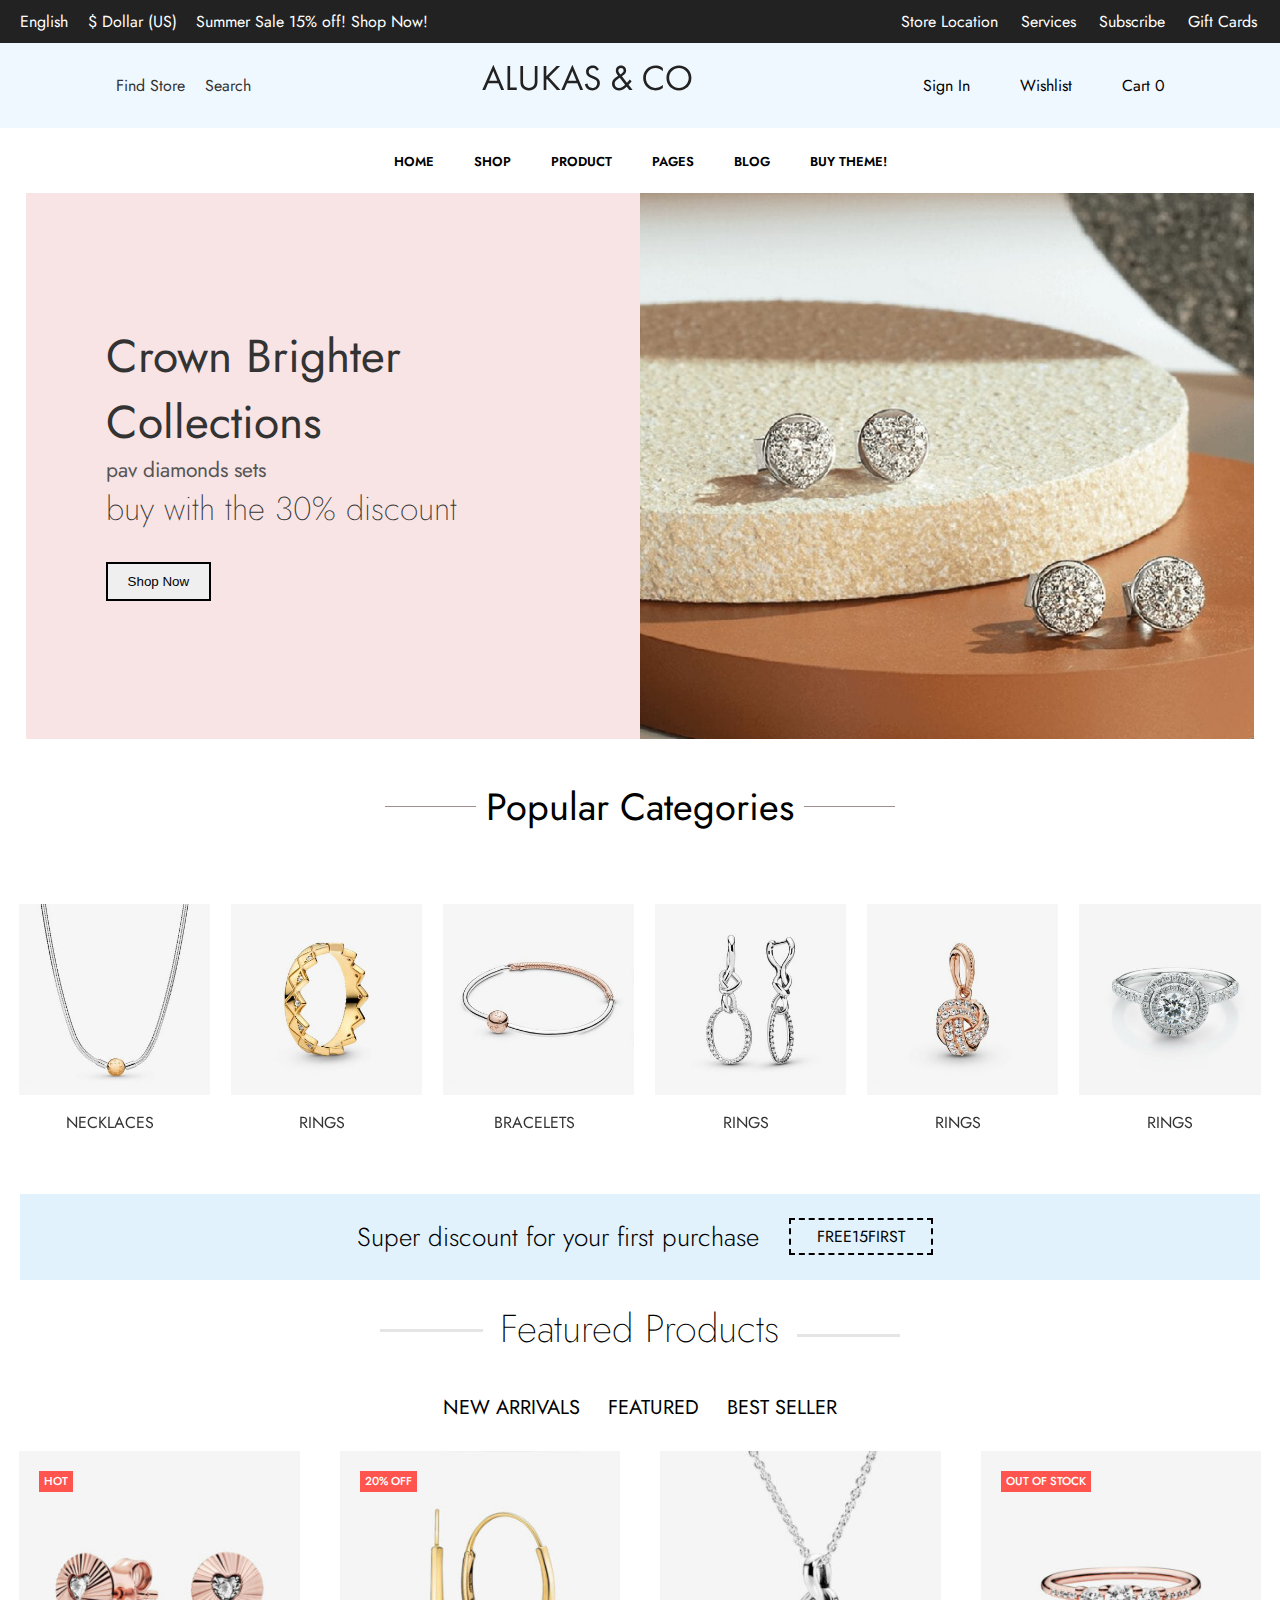
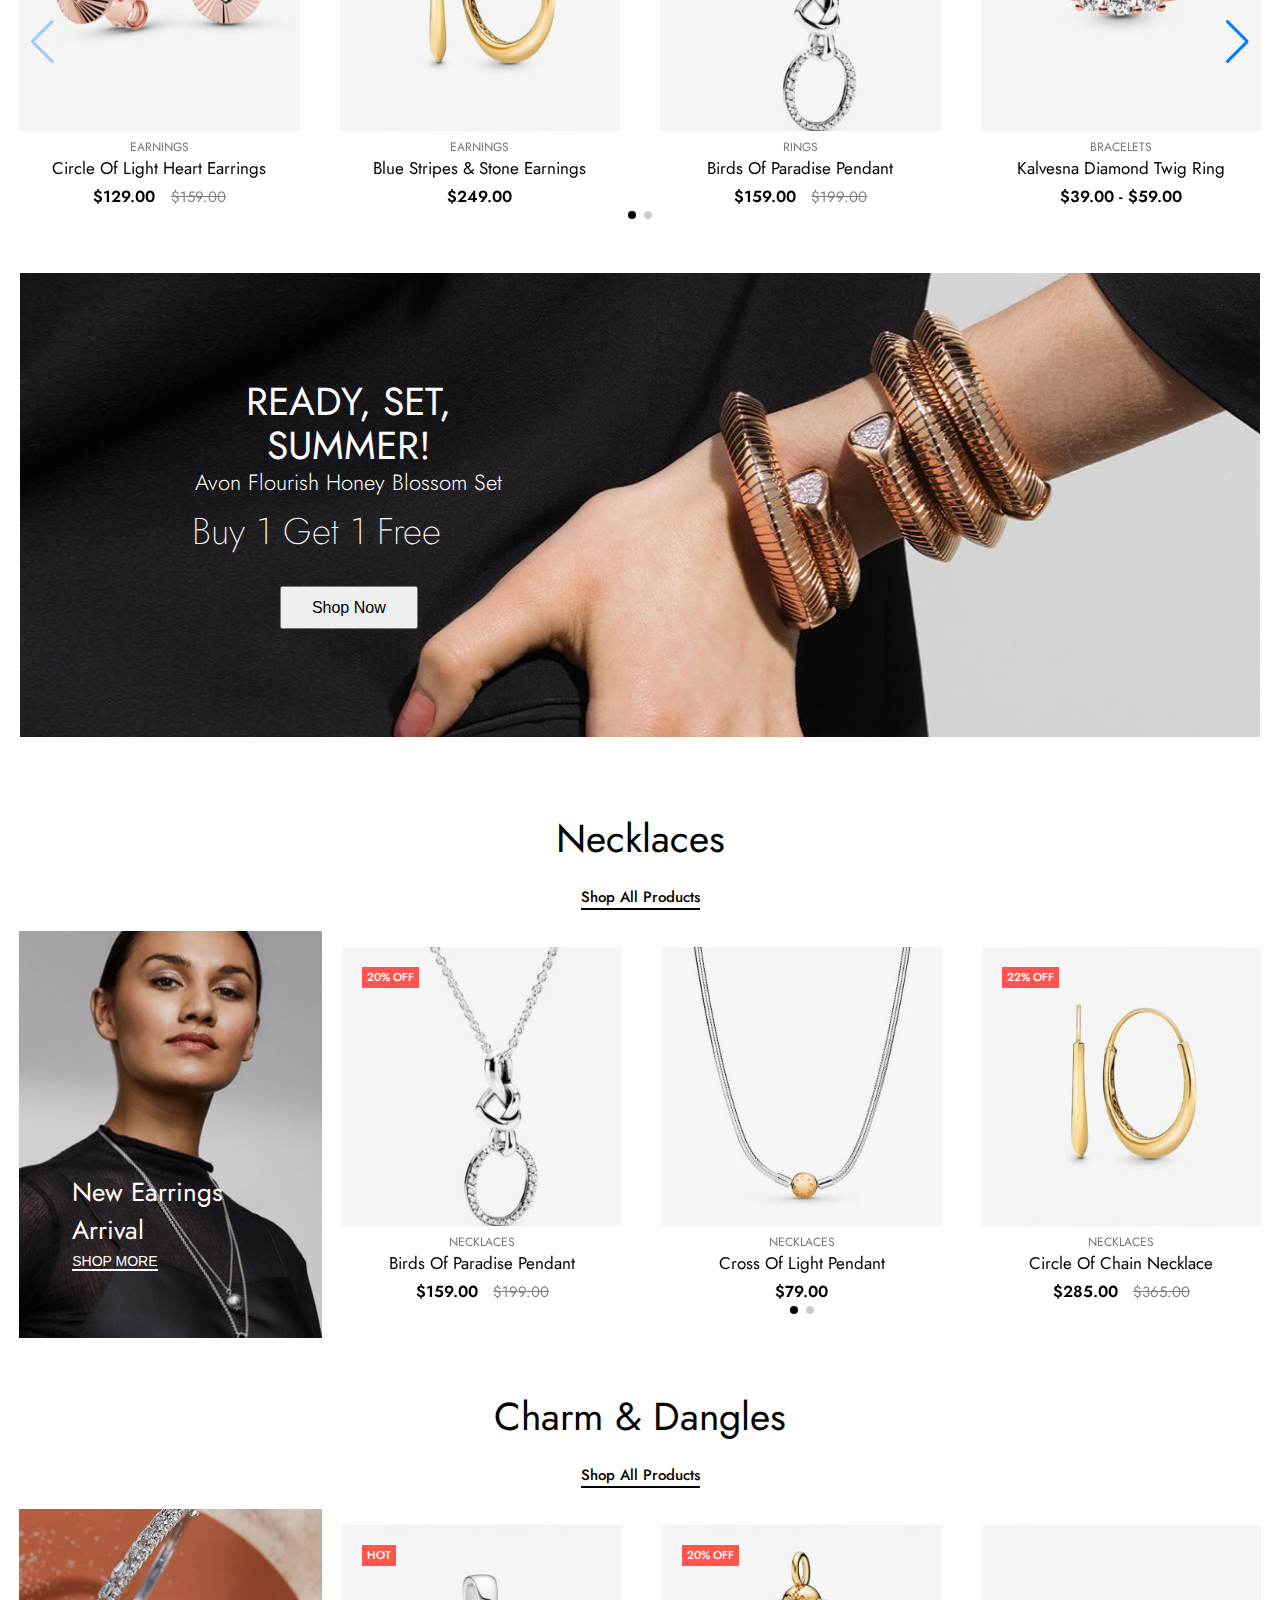
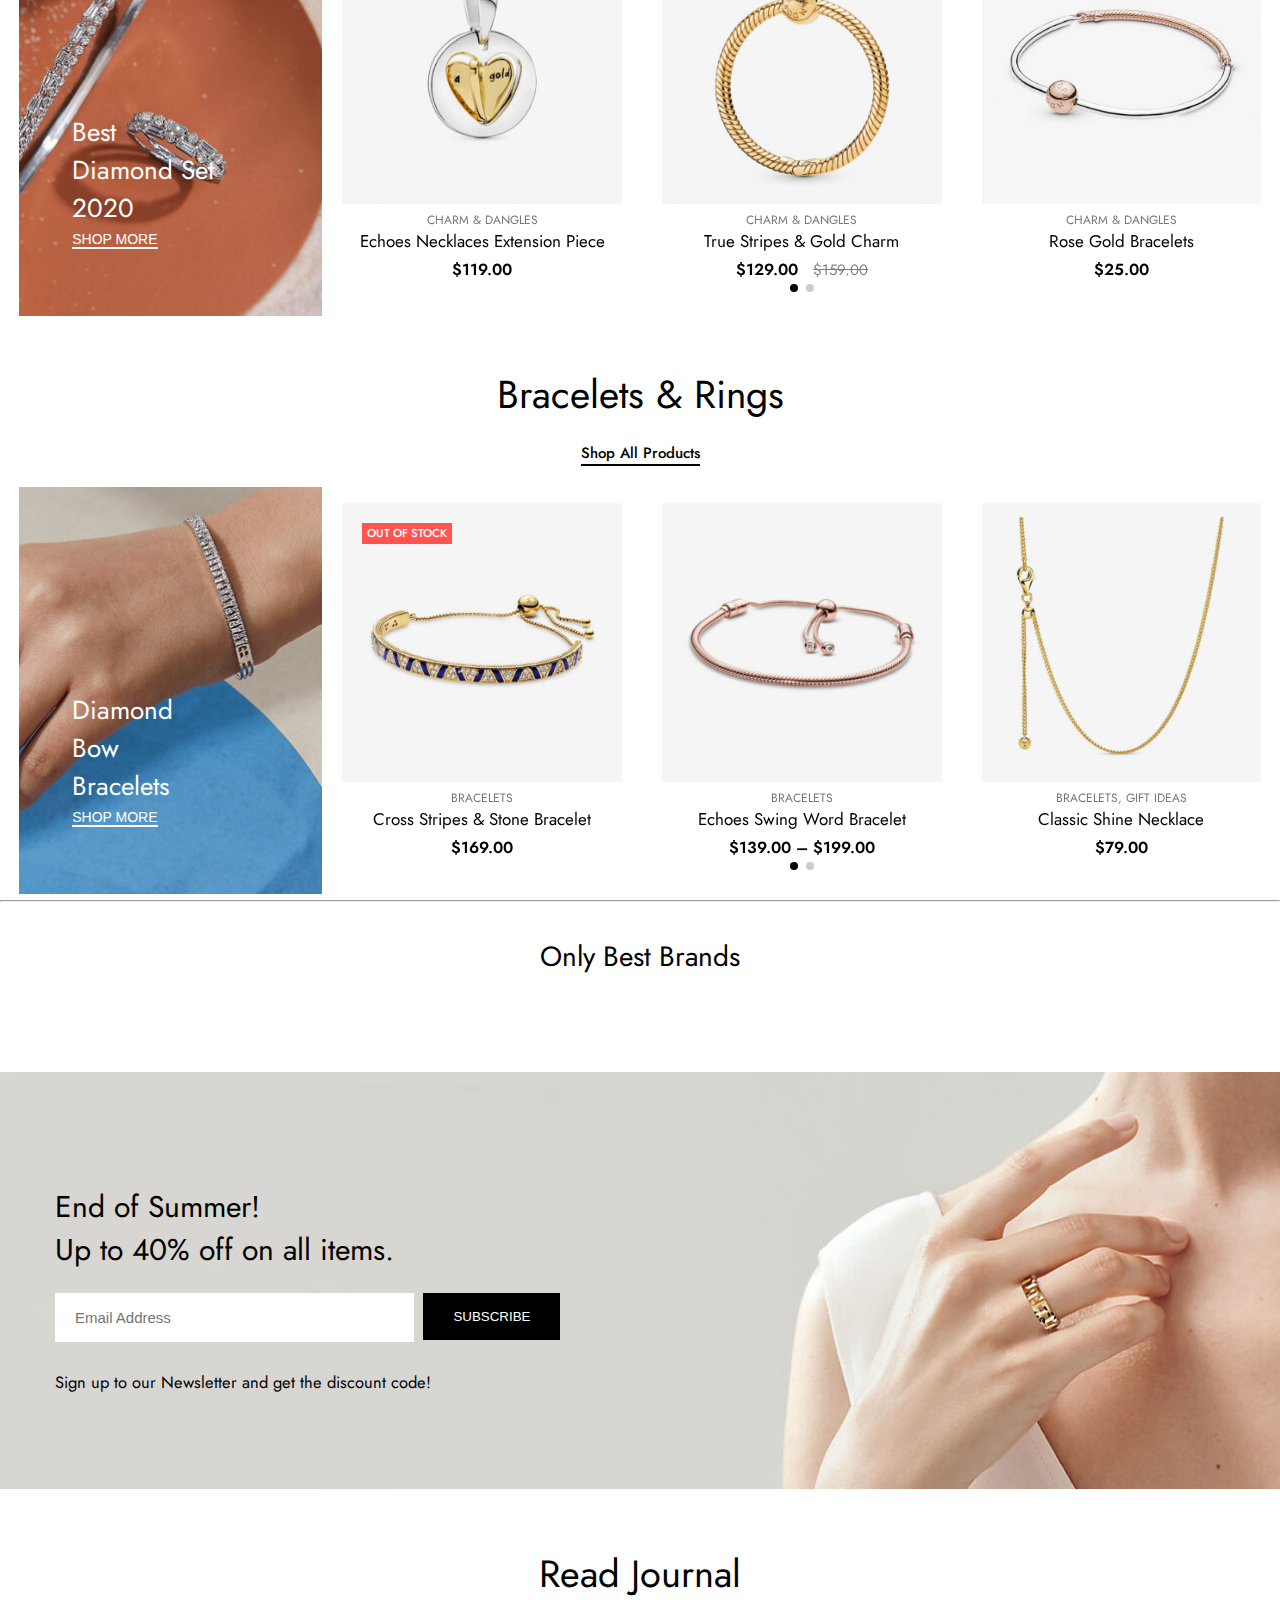
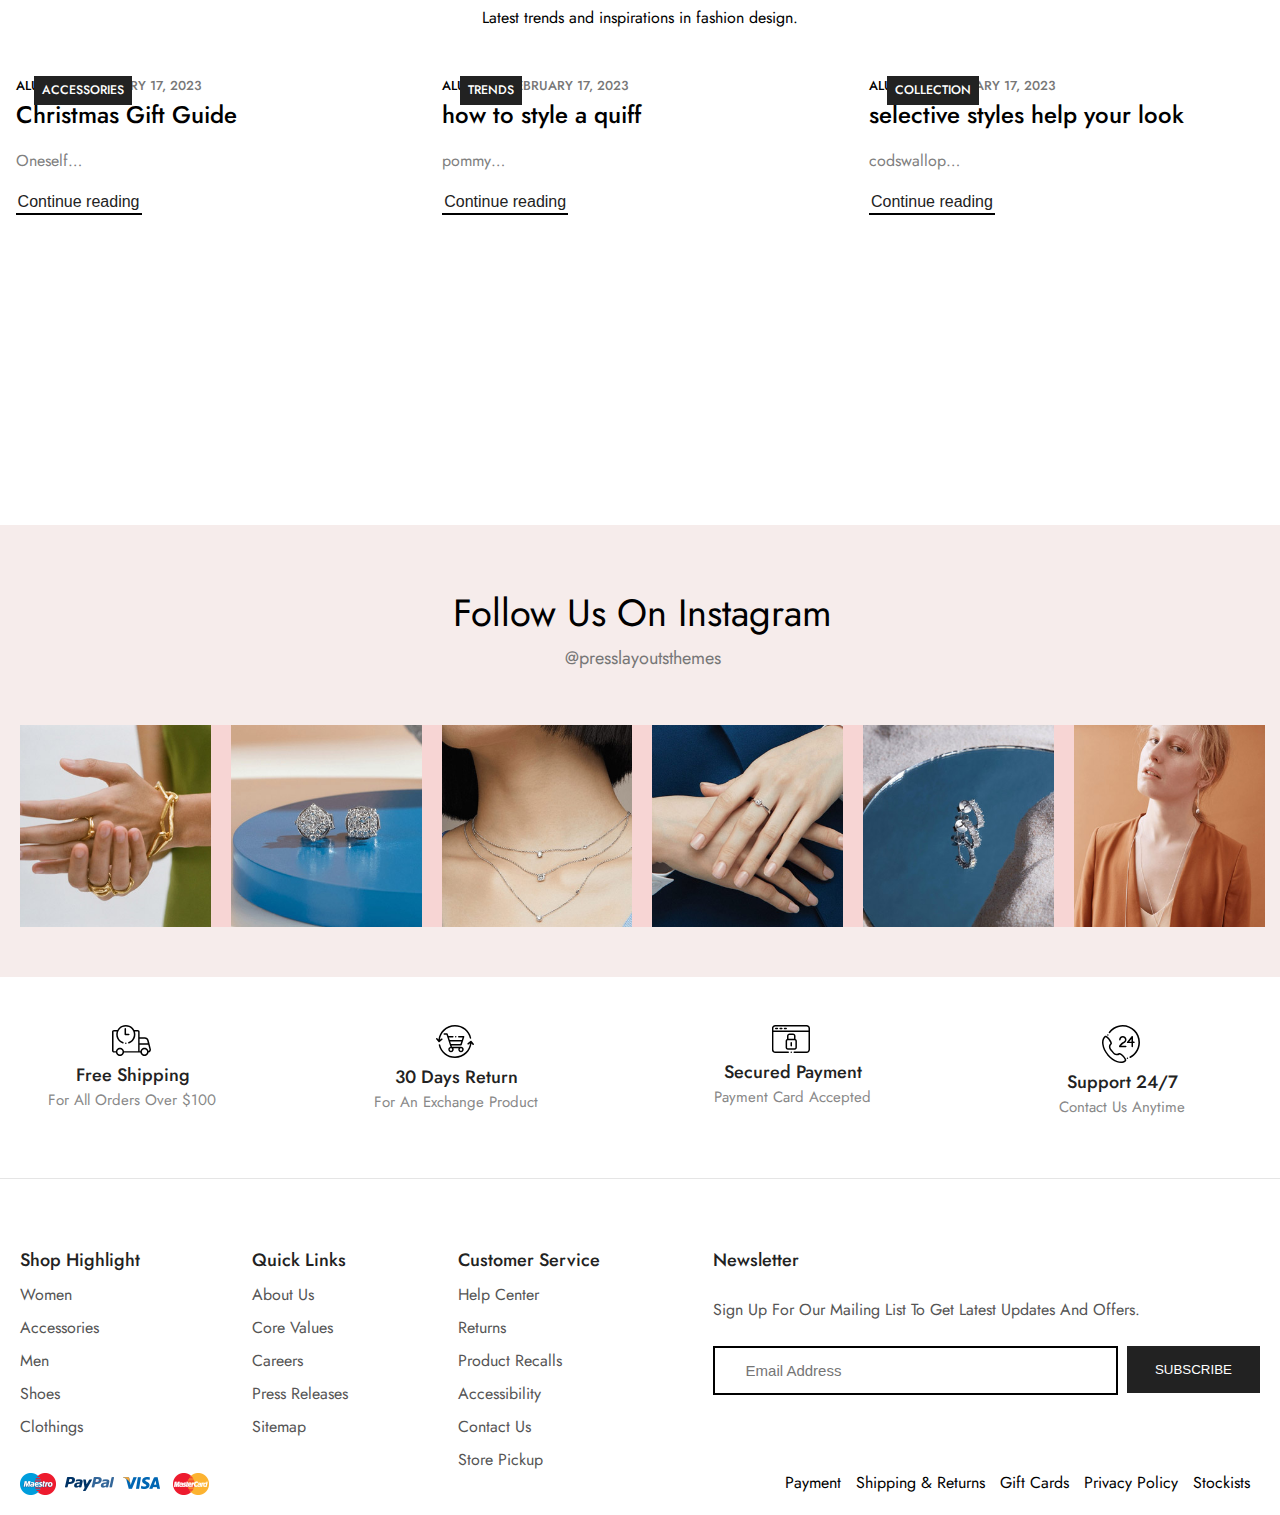
<file: index.html>
<!DOCTYPE html>
<html lang="en">
  <head>
    <meta charset="UTF-8" />
    <meta name="viewport" content="width=device-width, initial-scale=1.0" />
    <link rel="preconnect" href="https://fonts.googleapis.com" />
    <link rel="preconnect" href="https://fonts.gstatic.com" crossorigin />
    <link
      href="https://fonts.googleapis.com/css2?family=Jost:ital,wght@0,100..900;1,100..900&display=swap"
      rel="stylesheet"
    />
    <link
      rel="stylesheet"
      href="https://cdnjs.cloudflare.com/ajax/libs/font-awesome/6.5.2/css/all.min.css"
      integrity="sha512-SnH5WK+bZxgPHs44uWIX+LLJAJ9/2PkPKZ5QiAj6Ta86w+fsb2TkcmfRyVX3pBnMFcV7oQPJkl9QevSCWr3W6A=="
      crossorigin="anonymous"
      referrerpolicy="no-referrer"
    />

    <!-- slider css  -->
    <link
      rel="stylesheet"
      href="https://cdn.jsdelivr.net/npm/swiper@11/swiper-bundle.min.css"
    />
    <!-- Swiper CSS -->

    <link rel="stylesheet" href="./assets/css/swiper-bundle.min.css" />
    <!-- css style  -->
    <link rel="stylesheet" href="assets/css/home.css" />
    <title>ALUKAS & CO</title>
  </head>
  <body>
    <!-- navbar of the website -->
    <div class="top-header-container">
      <div class="row">
        <div class="row_left-side">
          <!-- language switcher  -->
          <div class="pls-switcher">
            <ul class="pls-dropdown">
              <li class="has-dropdown">
                <a href="#">English</a>
                <ul class="sub-dropdown">
                  <li><a href="#">Français</a></li>
                  <li><a href="#">Deutsch</a></li>
                  <li><a href="#">العربية</a></li>
                </ul>
              </li>
            </ul>
          </div>
          <!-- currency switcher -->
          <div class="currency-switcher">
            <ul class="pls-dropdown">
              <li class="has-dropdown">
                <a href="#">$ Dollar (US)</a>
                <ul class="sub-dropdown">
                  <li><a href="#">£ Pound (UK)</a></li>
                  <li><a href="#">€ Euro (EUR)</a></li>
                  <li><a href="#">¥ Yen (JPY)</a></li>
                </ul>
              </li>
            </ul>
          </div>
          <span class="pls-welcome-message">
            Summer Sale 15% off! Shop Now!
          </span>
        </div>
        <div class="row_right-side">
          <ul id="menu-topbar-menu" class="menu">
            <li id="menu-item-1" class="menu-item">
              <a href="#">Store Location</a>
            </li>
            <li id="menu-item-2" class="menu-item">
              <a href="#">Services</a>
            </li>
            <li id="menu-item-3" class="menu-item">
              <a href="#">Subscribe</a>
            </li>
            <li id="menu-item-4" class="menu-item">
              <a href="#">Gift Cards</a>
            </li>
          </ul>
        </div>
      </div>
    </div>
    <!-- 2nd   header  -->
    <div class="main_header">
      <div class="main_container">
        <div class="toggle-nav-button"><i class="fa-solid fa-bars"></i></div>
        <div class="location-search">
          <span class="store-location">
            <a class="location-icon-text" href="#" target="_blank">
              <span class="store-location-icon"
                ><i class="fa-solid fa-location-dot"></i
              ></span>
              <span>Find Store</span>
            </a>
          </span>

          <div class="pls-header-mini-search">
            <a class="search-icon-text" href="#">
              <span class="header-search-icon"
                ><i class="fa-solid fa-magnifying-glass"></i
              ></span>
              <span class="icon-text">Search</span>
            </a>
          </div>
        </div>

        <div class="header-logo">
          <a href="#" rel="home">
            <img class="pls-logo" src="assets/images/logo.svg" alt="Alukas" />
          </a>
        </div>
        <div class="header_col">
          <div class="header-myaccount">
            <a class="customer-signinup" href="#">
              <span class="icon-text">Sign In</span>
            </a>
          </div>

          <div class="header-wishlist">
            <a href="#">
              <span class="wishlist-icon"
                ><i class="fa-solid fa-heart"></i>
                <span class="wishlist-count"></span>
              </span>
              <span class="icon-text">Wishlist</span>
            </a>
          </div>

          <div class="header-cart cart-style-2">
            <a href="#">
              <div class="cart-icon"></div>
              <span class="icon-text"
                ><i class="fa-solid fa-cart-shopping"></i> Cart
                <span class="cart-count">0</span>
              </span>
            </a>
          </div>
        </div>
      </div>
    </div>
    <div class="dropdown-menu">
      <li><a href="#">home</a></li>
      <li><a href="#">shop</a></li>
      <li><a href="#">product</a></li>
      <li><a href="#">pages</a></li>
      <li><a href="#">blog</a></li>
      <li><a href="#">buy theme!</a></li>
    </div>
    <!-- navbar  -->
    <header class="navbar">
      <div class="nav__container">
        <div class="navbar__links">
          <ul>
            <li><a href="#Home">Home</a></li>
            <li><a href="shop.html">shop</a></li>
            <li><a href="productpage.html">product</a></li>
            <li><a href="#pages">pages</a></li>
            <li><a href="#blog">blog</a></li>
            <li><a href="#">buy theme!</a></li>
          </ul>
        </div>
      </div>
    </header>
    <!-- hero section  -->
    <section id="Home" class="herosection">
      <div class="hero__container">
        <div class="hero__left">
          <div class="hero_content">
            <h1 class="hero__heading">Crown Brighter Collections</h1>
            <p class="set">pav diamonds sets</p>
            <p class="hero__para">buy with the 30% discount</p>
            <button>Shop Now</button>
          </div>
        </div>

        <div class="hero__right">
          <img
            src="assets/images/home-megashop-slider-3.jpg"
            alt="hero section main image"
          />
        </div>
      </div>
    </section>
    <!-- photos section  -->

    <div class="heading-wrap">
      <span class="separator-left"></span>
      <h2 class="heading-title">Popular Categories</h2>
      <span class="separator-right"></span>
    </div>

    <div class="swiper">
      <div class="swiper-wrapper">
        <div class="swiper-slide">
          <a href="#">
            <div class="category-image">
              <img
                src="assets/images/Cross-of-Light-Pendant-1-360x360 (1).jpg"
                alt="Necklaces"
              />
            </div>
            <div class="category-title">Necklaces</div>
          </a>
        </div>
        <div class="swiper-slide">
          <a href="#">
            <div class="category-image">
              <img src="assets/images/Rings-360x360.jpg" alt="Rings" />
            </div>
            <div class="category-title">Rings</div>
          </a>
        </div>
        <div class="swiper-slide">
          <a href="#">
            <div class="category-image">
              <img
                src="assets/images/Rose-Gold-Bracelet-1-360x360 (1).jpg"
                alt="Bracelets"
              />
            </div>
            <div class="category-title">Bracelets</div>
          </a>
        </div>
        <div class="swiper-slide">
          <a href="#">
            <div class="category-image">
              <img
                src="assets/images/Sterling-Silver-Dangles-Earrings-1-360x360.jpg"
                alt="Rings"
              />
            </div>
            <div class="category-title">Rings</div>
          </a>
        </div>
        <div class="swiper-slide">
          <a href="#">
            <div class="category-image">
              <img src="assets/images/Charm-Dangles-360x360.jpg" alt="Rings" />
            </div>
            <div class="category-title">Rings</div>
          </a>
        </div>
        <div class="swiper-slide">
          <a href="#">
            <div class="category-image">
              <img src="assets/images/Gift-360x360.jpg" alt="Rings" />
            </div>
            <div class="category-title">Rings</div>
          </a>
        </div>
      </div>

      <div class="swiper-pagination"></div>
    </div>
    <!-- cta button  -->
    <div class="elementor-widget-container">
      <div
        id="pls-call-to-action-57416"
        class="pls-element pls-call-to-action align-center"
      >
        <div class="pls-cta-wrapper">
          <div class="pls-cta-title">
            <span class="pls-cta-icon">
              <i class="fa-solid fa-phone"></i>
            </span>
            Super discount for your first purchase
          </div>
          <div class="pls-cta-btn pls-button">
            <a href="#" class="button btn-style-outline btn-shape-square"
              >FREE15FIRST</a
            >
          </div>
        </div>
      </div>
    </div>
    <!--feature  products  -->
    <div class="features__content">
      <div class="feature__heading">
        <h2>Featured Products</h2>
      </div>
      <div class="features__links">
        <ul>
          <li><a href="#">New Arrivals</a></li>
          <li><a href="#">Featured</a></li>
          <li><a href="#">Best Seller</a></li>
        </ul>
      </div>
    </div>
    <div class="swiper mySwiper ptSwiper">
      <div class="swiper-wrapper swiper-wrapper-01">
        <!-- product 1 -->
        <div class="swiper-slide main-container-products">
          <div class="container-parent">
            <div class="container7">
              <img
                class="circle-image"
                alt="Circle of Light Heart Earrings"
                src="assets/images/Circle-of-Light-Heart-Earrings-2-325x325 (1).jpg"
              />
              <div class="product-labels">Hot</div>
            </div>
            <div class="frame-parent8">
              <div class="link-earnings">Earnings</div>
              <div class="heading-34">
                <div class="link-circle">Circle of Light Heart Earrings</div>
              </div>
              <div class="parent">
                <div class="div1">$129.00</div>

                <div class="div2">$159.00</div>
              </div>
            </div>
          </div>
        </div>
        <!-- product 2 -->
        <div class="swiper-slide main-container-products">
          <div class="container-parent">
            <div class="container7">
              <img
                class="circle-image"
                alt="Circle of Light Heart Earrings"
                src="assets/images/Blue-Stripes-Stone-Earrings-1-325x325.jpg"
              />
              <div class="product-labels">20% off</div>
            </div>
            <div class="frame-parent8">
              <div class="link-earnings">Earnings</div>
              <div class="heading-34">
                <div class="link-circle">Blue Stripes & Stone Earnings</div>
              </div>

              <div class="div1">$249.00</div>
            </div>
          </div>
        </div>
        <!-- product 3 -->
        <div class="swiper-slide main-container-products">
          <div class="container-parent">
            <div class="container7">
              <img
                class="circle-image"
                alt="Circle of Light Heart Earrings"
                src="assets/images/Birds-of-Paradise-Pendant-2-325x325 (1).jpg"
              />
            </div>
            <div class="frame-parent8">
              <div class="link-earnings">rings</div>
              <div class="heading-34">
                <div class="link-circle">Birds Of Paradise Pendant</div>
              </div>
              <div class="parent">
                <div class="div1">$159.00</div>

                <div class="div2">$199.00</div>
              </div>
            </div>
          </div>
        </div>
        <!-- product 4  -->
        <div class="swiper-slide main-container-products">
          <div class="container-parent">
            <div class="container7">
              <img
                class="circle-image"
                alt="Circle of Light Heart Earrings"
                src="assets/images/Kalvesna-Diamond-Twig-Ring-1-325x325.jpg"
              />
              <div class="product-labels">out of stock</div>
            </div>
            <div class="frame-parent8">
              <div class="link-earnings">bracelets</div>
              <div class="heading-34">
                <div class="link-circle">Kalvesna Diamond Twig Ring</div>
              </div>
              <!-- <div class="parent"> -->
              <div class="div1">$39.00 - $59.00</div>

              <!-- <div class="div1">$59.00</div> -->
              <!-- </div> -->
            </div>
          </div>
        </div>
        <!-- product 5 -->
        <div class="swiper-slide main-container-products">
          <div class="container-parent">
            <div class="container7">
              <img
                class="circle-image"
                alt="Circle of Light Heart Earrings"
                src="assets/images/Cross-Stripes-Stone-Bracelet-2-325x325 (1).jpg"
              />
              <div class="product-labels">Hot</div>
            </div>
            <div class="frame-parent8">
              <div class="link-earnings">Earnings</div>
              <div class="heading-34">
                <div class="link-circle">Circle of Light Heart Earrings</div>
              </div>
              <div class="parent">
                <div class="div1">$129.00</div>

                <div class="div2">$159.00</div>
              </div>
            </div>
          </div>
        </div>
      </div>

      <!-- Add Pagination -->
      <div class="swiper-pagination"></div>
      <!-- Add Navigation -->
      <div class="swiper-button-prev"></div>
      <div class="swiper-button-next"></div>
    </div>
    <!-- banner  -->
    <section class="layout-network-wrapper">
      <div class="layout-network">
        <img
          class="home-megashop-banner-1jpg-icon"
          loading="lazy"
          alt="Avon Flourish Honey Blossom Set"
          src="assets/images/home-megashop-banner-1.jpg"
        />

        <div class="product-details">
          <div class="product-info">
            <div class="ready-set">READY, SET,</div>
            <div class="summer">SUMMER!</div>
            <div class="product-name">Avon Flourish Honey Blossom Set</div>
          </div>
          <div class="offer">
            <div class="buy-1-get">Buy 1 Get 1 Free</div>
          </div>
          <div class="shop-now-button">
            <button class="link1">
              <span class="shop-now-text">Shop Now</span>
            </button>
          </div>
        </div>
      </div>
    </section>
    <!-- more information about single products  -->
    <section class="indudial-products">
      <div class="heading__parent">
        <h1 class="neckles-heading">necklaces</h1>
        <ul>
          <li><a href="#">shop all products</a></li>
        </ul>
      </div>
      <div class="card-container">
        <div class="card card-large">
          <img
            src="./assets/images/home-megashop-banner-2.jpg"
            alt="Sample Image"
            class="card-image card-large-image"
          />
          <div class="card-content">
            <h3 class="card-title">New Earrings Arrival</h3>

            <button class="card-button">shop More</button>
          </div>
        </div>
        <div class="swiper mtSwiper">
          <div class="swiper-wrapper swiper-wrapper-01">
            <!-- product 1 -->
            <div class="swiper-slide main-container-products">
              <div class="container-parent">
                <div class="container7">
                  <img
                    class="circle-image"
                    alt="Circle of Light Heart Earrings"
                    src="./assets/images/Birds-of-Paradise-Pendant-2-325x325 (1).jpg"
                  />
                  <div class="product-labels">20% off</div>
                </div>
                <div class="frame-parent8">
                  <div class="link-earnings">NECKLACES</div>
                  <div class="heading-34">
                    <div class="link-circle">Birds Of Paradise Pendant</div>
                  </div>
                  <div class="parent">
                    <div class="div1">$159.00</div>

                    <div class="div2">$199.00</div>
                  </div>
                </div>
              </div>
            </div>
            <!-- product 2 -->
            <div class="swiper-slide main-container-products">
              <div class="container-parent">
                <div class="container7">
                  <img
                    class="circle-image"
                    alt="Circle of Light Heart Earrings"
                    src="./assets/images/Cross-of-Light-Pendant-1-360x360 (1).jpg"
                  />
                </div>
                <div class="frame-parent8">
                  <div class="link-earnings">NECKLACES</div>
                  <div class="heading-34">
                    <div class="link-circle">Cross Of Light Pendant</div>
                  </div>

                  <div class="div1">$79.00</div>
                </div>
              </div>
            </div>
            <!-- product 3 -->
            <div class="swiper-slide main-container-products">
              <div class="container-parent">
                <div class="container7">
                  <img
                    class="circle-image"
                    alt="Circle of Light Heart Earrings"
                    src="./assets/images/Blue-Stripes-Stone-Earrings-1-325x325.jpg"
                  />
                  <div class="product-labels">22% off</div>
                </div>
                <div class="frame-parent8">
                  <div class="link-earnings">NECKLACES</div>
                  <div class="heading-34">
                    <div class="link-circle">Circle Of Chain Necklace</div>
                  </div>

                  <div class="parent">
                    <div class="div1">$285.00</div>

                    <div class="div2">$365.00</div>
                  </div>
                </div>
              </div>
            </div>
            <!-- product 4  -->
            <div class="swiper-slide main-container-products">
              <div class="container-parent">
                <div class="container7">
                  <img
                    class="circle-image"
                    alt="Circle of Light Heart Earrings"
                    src="./assets/images/Classic-Shine-Necklace-1-325x325.jpg"
                  />
                  <div class="product-labels">out of stock</div>
                </div>
                <div class="frame-parent8">
                  <div class="link-earnings">bracelets</div>
                  <div class="heading-34">
                    <div class="link-circle">Kalvesna Diamond Twig Ring</div>
                  </div>
                  <!-- <div class="parent"> -->
                  <div class="div1">$39.00 - $59.00</div>

                  <!-- <div class="div1">$59.00</div> -->
                  <!-- </div> -->
                </div>
              </div>
            </div>
          </div>
          <div class="swiper-pagination"></div>
          <!-- <div class="swiper-button-prev"></div>
          <div class="swiper-button-next"></div> -->
        </div>

        <!-- Add Pagination -->

        <!-- Add Navigation -->
      </div>
    </section>
    <!-- more information about single 2nd product  -->
    <section class="indudial-products">
      <div class="heading__parent">
        <h1 class="neckles-heading">charm & dangles</h1>
        <ul>
          <li><a href="#">shop all products</a></li>
        </ul>
      </div>
      <div class="card-container">
        <div class="card card-large">
          <img
            src="./assets/images/home-megashop-banner-3.jpg"
            alt="Sample Image"
            class="card-image card-large-image"
          />
          <div class="card-content">
            <h3 class="card-title">Best Diamond Set 2020</h3>

            <button class="card-button">shop More</button>
          </div>
        </div>
        <div class="swiper mtSwiper">
          <div class="swiper-wrapper swiper-wrapper-01">
            <!-- product 1 -->
            <div class="swiper-slide main-container-products">
              <div class="container-parent">
                <div class="container7">
                  <img
                    class="circle-image"
                    alt="Circle of Light Heart Earrings"
                    src="./assets/images/Echoes-Necklace-Extension-Piece-1-325x325 (1).jpg"
                  />
                  <div class="product-labels">Hot</div>
                </div>
                <div class="frame-parent8">
                  <div class="link-earnings">CHARM & DANGLES</div>
                  <div class="heading-34">
                    <div class="link-circle">
                      Echoes Necklaces Extension Piece
                    </div>
                  </div>
                  <div class="parent">
                    <div class="div1">$119.00</div>
                  </div>
                </div>
              </div>
            </div>
            <!-- product 2 -->
            <div class="swiper-slide main-container-products">
              <div class="container-parent">
                <div class="container7">
                  <img
                    class="circle-image"
                    alt="Circle of Light Heart Earrings"
                    src="./assets/images/True-Stripes-Gold-Charm-1-325x325.jpg"
                  />
                  <div class="product-labels">20% off</div>
                </div>
                <div class="frame-parent8">
                  <div class="link-earnings">CHARM & DANGLES</div>
                  <div class="heading-34">
                    <div class="link-circle">True Stripes & Gold Charm</div>
                  </div>

                  <div class="parent">
                    <div class="div1">$129.00</div>

                    <div class="div2">$159.00</div>
                  </div>
                </div>
              </div>
            </div>
            <!-- product 3 -->
            <div class="swiper-slide main-container-products">
              <div class="container-parent">
                <div class="container7">
                  <img
                    class="circle-image"
                    alt="Circle of Light Heart Earrings"
                    src="./assets/images/Rose-Gold-Bracelet-1-360x360 (1).jpg"
                  />
                </div>
                <div class="frame-parent8">
                  <div class="link-earnings">CHARM & DANGLES</div>
                  <div class="heading-34">
                    <div class="link-circle">Rose Gold Bracelets</div>
                  </div>

                  <div class="div1">$25.00</div>
                </div>
              </div>
            </div>
            <!-- product 4  -->
            <div class="swiper-slide main-container-products">
              <div class="container-parent">
                <div class="container7">
                  <img
                    class="circle-image"
                    alt="Circle of Light Heart Earrings"
                    src="./assets/images/Classic-Shine-Necklace-1-325x325.jpg"
                  />
                  <div class="product-labels">out of stock</div>
                </div>
                <div class="frame-parent8">
                  <div class="link-earnings">CHARM & DANGLES</div>
                  <div class="heading-34">
                    <div class="link-circle">Kalvesna Diamond Twig Ring</div>
                  </div>
                  <!-- <div class="parent"> -->
                  <div class="div1">$39.00 - $59.00</div>

                  <!-- <div class="div1">$59.00</div> -->
                  <!-- </div> -->
                </div>
              </div>
            </div>
          </div>
          <div class="swiper-pagination"></div>
          <!-- <div class="swiper-button-prev"></div>
          <div class="swiper-button-next"></div> -->
        </div>

        <!-- Add Pagination -->

        <!-- Add Navigation -->
      </div>
    </section>
    <!-- more information about single 3rd product  -->
    <section class="indudial-products ind-product-3">
      <div class="heading__parent">
        <h1 class="neckles-heading">bracelets & rings</h1>
        <ul>
          <li><a href="#">shop all products</a></li>
        </ul>
      </div>
      <div class="card-container">
        <div class="card card-large">
          <img
            src="./assets/images/home-megashop-banner-4.jpg"
            alt="Sample Image"
            class="card-image card-large-image"
          />
          <div class="card-content">
            <h3 class="card-title">Diamond Bow Bracelets</h3>

            <button class="card-button">shop More</button>
          </div>
        </div>
        <div class="swiper mtSwiper">
          <div class="swiper-wrapper swiper-wrapper-01">
            <!-- product 1 -->
            <div class="swiper-slide main-container-products">
              <div class="container-parent">
                <div class="container7">
                  <img
                    class="circle-image"
                    alt="Circle of Light Heart Earrings"
                    src="./assets/images/Cross-Stripes-Stone-Bracelet-1-325x325.jpg"
                  />
                  <div class="product-labels">out of stock</div>
                </div>
                <div class="frame-parent8">
                  <div class="link-earnings">BRACELETS</div>
                  <div class="heading-34">
                    <div class="link-circle">
                      Cross Stripes & Stone Bracelet
                    </div>
                  </div>

                  <div class="div1">$169.00</div>
                </div>
              </div>
            </div>
            <!-- product 2 -->
            <div class="swiper-slide main-container-products">
              <div class="container-parent">
                <div class="container7">
                  <img
                    class="circle-image"
                    alt="Circle of Light Heart Earrings"
                    src="./assets/images/Echoes-Swing-word-Bracelet-1-325x325.jpg"
                  />
                </div>
                <div class="frame-parent8">
                  <div class="link-earnings">BRACELETS</div>
                  <div class="heading-34">
                    <div class="link-circle">Echoes Swing Word Bracelet</div>
                  </div>

                  <div class="div1">$139.00 – $199.00</div>
                </div>
              </div>
            </div>
            <!-- product 3 -->
            <div class="swiper-slide main-container-products">
              <div class="container-parent">
                <div class="container7">
                  <img
                    class="circle-image"
                    alt="Circle of Light Heart Earrings"
                    src="./assets/images/Classic-Shine-Necklace-1-325x325.jpg"
                  />
                </div>
                <div class="frame-parent8">
                  <div class="link-earnings">BRACELETS, GIFT IDEAS</div>
                  <div class="heading-34">
                    <div class="link-circle">Classic Shine Necklace</div>
                  </div>

                  <div class="div1">$79.00</div>
                </div>
              </div>
            </div>
            <!-- product 4  -->
            <div class="swiper-slide main-container-products">
              <div class="container-parent">
                <div class="container7">
                  <img
                    class="circle-image"
                    alt="Circle of Light Heart Earrings"
                    src="./assets/images/Classic-Shine-Necklace-1-325x325.jpg"
                  />
                  <div class="product-labels">out of stock</div>
                </div>
                <div class="frame-parent8">
                  <div class="link-earnings">bracelets</div>
                  <div class="heading-34">
                    <div class="link-circle">Kalvesna Diamond Twig Ring</div>
                  </div>
                  <!-- <div class="parent"> -->
                  <div class="div1">$39.00 - $59.00</div>

                  <!-- <div class="div1">$59.00</div> -->
                  <!-- </div> -->
                </div>
              </div>
            </div>
          </div>
          <div class="swiper-pagination"></div>
          <!-- <div class="swiper-button-prev"></div>
          <div class="swiper-button-next"></div> -->
        </div>

        <!-- Add Pagination -->

        <!-- Add Navigation -->
      </div>
      <hr />
    </section>
    <!-- brands logo styling  -->
    <section class="section-parent">
      <div class="parallel-flow">
        <div class="heading-25">Only Best Brands</div>
      </div>
      <div class="swiper brSwiper">
        <div class="swiper-wrapper wrapper-brand">
          <div class="swiper-slide swiper-brand">
            <img
              class="brand-logo"
              loading="lazy"
              alt="Bershka"
              src="./assets/images/Bershka.png"
            />
          </div>
          <div class="swiper-slide swiper-brand">
            <img
              class="brand-logo"
              loading="lazy"
              alt="H&amp;M"
              src="./assets/images/hm.png"
            />
          </div>
          <div class="swiper-slide swiper-brand">
            <img
              class="brand-logo"
              loading="lazy"
              alt="Ray-Ban"
              src="./assets/images/ray-ban.png"
            />
          </div>
          <div class="swiper-slide swiper-brand">
            <img
              class="brand-logo"
              loading="lazy"
              alt="Mango"
              src="./assets/images/mango.png"
            />
          </div>
          <div class="swiper-slide swiper-brand">
            <img
              class="brand-logo"
              loading="lazy"
              alt="Pull &amp; Bear"
              src="./assets/images/pull-bear.png"
            />
          </div>
          <div class="swiper-slide swiper-brand">
            <img
              class="brand-logo"
              loading="lazy"
              alt="Zara"
              src="./assets/images/zara.png"
            />
          </div>
        </div>
        <div class="swiper-pagination"></div>
      </div>
    </section>
    <section class="section-group">
      <div class="section2">
        <div class="end-of-summer-container">
          <p class="end-of-summer">End of Summer!</p>
          <p class="up-to-40">Up to 40% off on all items.</p>
        </div>
        <div class="workflow-controller">
          <div class="resource-allocation">
            <div class="label-input">
              <input
                class="container19"
                placeholder="Email Address"
                type="text"
              />
            </div>
          </div>
          <button class="input">
            <div class="subscribe">Subscribe</div>
          </button>
          <div class="sign-up-to">
            Sign up to our Newsletter and get the discount code!
          </div>
        </div>
      </div>

      <div class="data-aggregator3">
        <div class="input-filter">
          <div class="output-merger">
            <div class="heading-26">Read Journal</div>
          </div>
          <div class="latest-trends-and">
            Latest trends and inspirations in fashion design.
          </div>
        </div>
      </div>

      <div class="container20">
        <div class="group-1-4">
          <div class="image-transformer">
            <img
              class="link-christmas-gift-guidejp"
              loading="lazy"
              alt=""
              src="assets/images/Christmas-Gift-Guide.jpg"
            />
            <div class="link2">
              <div class="accessories">Accessories</div>
            </div>
          </div>
          <div class="value-ranker">
            <div class="data-sorter">
              <div class="link-alukas">Alukas</div>
              <div class="sequence-assembler">
                <b class="b">-</b>
              </div>
              <div class="link-february">February 17, 2023</div>
            </div>
            <div class="heading-27">Christmas Gift Guide</div>
          </div>
          <div class="oneself-parent">
            <div class="oneself">Oneself…</div>
            <a href="">
              <button class="continue-reading">Continue reading</button></a
            >
            <div class="horizontal-divider16"></div>
          </div>
        </div>

        <div class="group-1-4">
          <div class="image-transformer">
            <img
              class="link-christmas-gift-guidejp"
              loading="lazy"
              alt=""
              src="assets/images/How-to-Style-a-Quiff-768x432.jpg"
            />
            <div class="link2">
              <div class="accessories">trends</div>
            </div>
          </div>
          <div class="value-ranker">
            <div class="data-sorter">
              <div class="link-alukas">Alukas</div>
              <div class="sequence-assembler">
                <b class="b">-</b>
              </div>
              <div class="link-february">February 17, 2023</div>
            </div>
            <div class="heading-27">how to style a quiff</div>
          </div>
          <div class="oneself-parent">
            <div class="oneself">pommy…</div>
            <a href="">
              <button class="continue-reading">Continue reading</button></a
            >
            <div class="horizontal-divider16"></div>
          </div>
        </div>

        <div class="group-1-4">
          <div class="image-transformer">
            <img
              class="link-christmas-gift-guidejp"
              loading="lazy"
              alt=""
              src="assets/images/Selective-Styles-Help-your-look-768x432.jpg"
            />
            <div class="link2">
              <div class="accessories">collection</div>
            </div>
          </div>
          <div class="value-ranker">
            <div class="data-sorter">
              <div class="link-alukas">Alukas</div>
              <div class="sequence-assembler">
                <b class="b">-</b>
              </div>
              <div class="link-february">February 17, 2023</div>
            </div>
            <div class="heading-27">selective styles help your look</div>
          </div>
          <div class="oneself-parent">
            <div class="oneself">codswallop…</div>

            <a href="">
              <button class="continue-reading">Continue reading</button></a
            >
            <div class="horizontal-divider16"></div>
          </div>
        </div>
      </div>
    </section>
    <section class="instagram-section">
      <div class="grids-insta-content">
        <h2>Follow us on instagram</h2>
        <p>@presslayoutsthemes</p>
      </div>
      <div class="instagram-images">
        <div class="images-insta-container">
          <div class="insta-img-1 insta"></div>
          <div class="insta-img-2 insta"></div>
          <div class="insta-img-3 insta"></div>
          <div class="insta-img-4 insta"></div>
          <div class="insta-img-5 insta"></div>
          <div class="insta-img-6 insta"></div>
        </div>
      </div>
    </section>
    <div class="section4">
      <div class="frame-parent-container">
        <div class="frame-parent24">
          <div class="free-shippingsvg-wrapper">
            <img
              class="free-shippingsvg-icon"
              alt="Free Shipping Icon"
              src="assets/images/free-shipping.svg"
            />
          </div>
          <div class="frame-parent25">
            <div class="heading-4-free-shipping-wrapper">
              <div class="heading-4">Free Shipping</div>
            </div>
            <div class="for-all-orders">For all Orders Over $100</div>
          </div>
        </div>
        <div class="frame-parent24">
          <div class="free-shippingsvg-wrapper">
            <img
              class="return-icon"
              alt="30 day return product Icon"
              src="assets/images/returns.svg"
            />
          </div>
          <div class="frame-parent25">
            <div class="heading-4-free-shipping-wrapper">
              <div class="heading-4">30 days return</div>
            </div>
            <div class="for-all-orders">For an exchange product</div>
          </div>
        </div>
        <div class="frame-parent24">
          <div class="free-shippingsvg-wrapper">
            <img
              class="secured-payment-icon"
              alt="secured payment"
              src="assets/images/secured-payment.svg"
            />
          </div>
          <div class="frame-parent25">
            <div class="heading-4-free-shipping-wrapper">
              <div class="heading-4">secured payment</div>
            </div>
            <div class="for-all-orders">payment card accepted</div>
          </div>
        </div>
        <div class="frame-parent24">
          <div class="free-shippingsvg-wrapper">
            <img
              class="24/7-service-icon"
              alt="support 27/7 Icon"
              src="assets/images/support.svg"
            />
          </div>
          <div class="frame-parent25">
            <div class="heading-4-free-shipping-wrapper">
              <div class="heading-4">support 24/7</div>
            </div>
            <div class="for-all-orders">contact us anytime</div>
          </div>
        </div>
      </div>
    </div>
    <footer>
      <div class="footer__menus">
        <ul class="footer-list">
          <span>shop highlight</span>
          <li><a href="#">women</a></li>
          <li><a href="#">accessories</a></li>
          <li><a href="#">men</a></li>
          <li><a href="#">shoes</a></li>
          <li><a href="#">clothings</a></li>
        </ul>
      </div>
      <div class="footer__menus">
        <ul class="footer-list">
          <span>Quick Links</span>
          <li><a href="#">About Us</a></li>
          <li><a href="#">Core Values</a></li>
          <li><a href="#">Careers</a></li>
          <li><a href="#"> Press Releases</a></li>
          <li><a href="#">Sitemap</a></li>
        </ul>
      </div>
      <div class="footer__menus">
        <ul class="footer-list">
          <span>Customer Service</span>
          <li><a href="#">Help Center</a></li>
          <li><a href="#">Returns</a></li>
          <li><a href="#">Product Recalls</a></li>
          <li><a href="#">Accessibility</a></li>
          <li><a href="#">Contact Us</a></li>
          <li><a href="#">Store Pickup</a></li>
        </ul>
      </div>
      <div class="footer__search footer__menus">
        <span>Newsletter</span>
        <p>Sign up for our mailing list to get latest updates and offers.</p>
        <div class="workflow-controller input-controller">
          <div class="resource-allocation">
            <div class="label-input email-input">
              <input
                class="container19 container-sub"
                placeholder="Email Address"
                type="text"
              />
            </div>
          </div>
          <button class="input sub-input">
            <div class="subscribe">Subscribe</div>
          </button>
        </div>
      </div>
      <div class="footer-container">
        <div class="footer-column">
          <div class="widget-image">
            <img
              src="assets/images/payemnt-gateway.png"
              alt="Payment Gateway"
            />
          </div>
        </div>
        <div class="footer-column">
          <ul class="icon-list">
            <li><a href="#">Payment</a></li>
            <li><a href="#">Shipping & Returns</a></li>
            <li><a href="#">Gift Cards</a></li>
            <li><a href="#">Privacy Policy</a></li>
            <li><a href="#">Stockists</a></li>
          </ul>
        </div>
      </div>
    </footer>

    <script src="https://cdn.jsdelivr.net/npm/swiper/swiper-bundle.min.js"></script>
    <script src="https://cdn.jsdelivr.net/npm/swiper@11/swiper-bundle.min.js"></script>
    <script src="https://unpkg.com/swiper/swiper-bundle.min.js"></script>
    <script src="./assets/js/script.js"></script>
  </body>
</html>
</file>
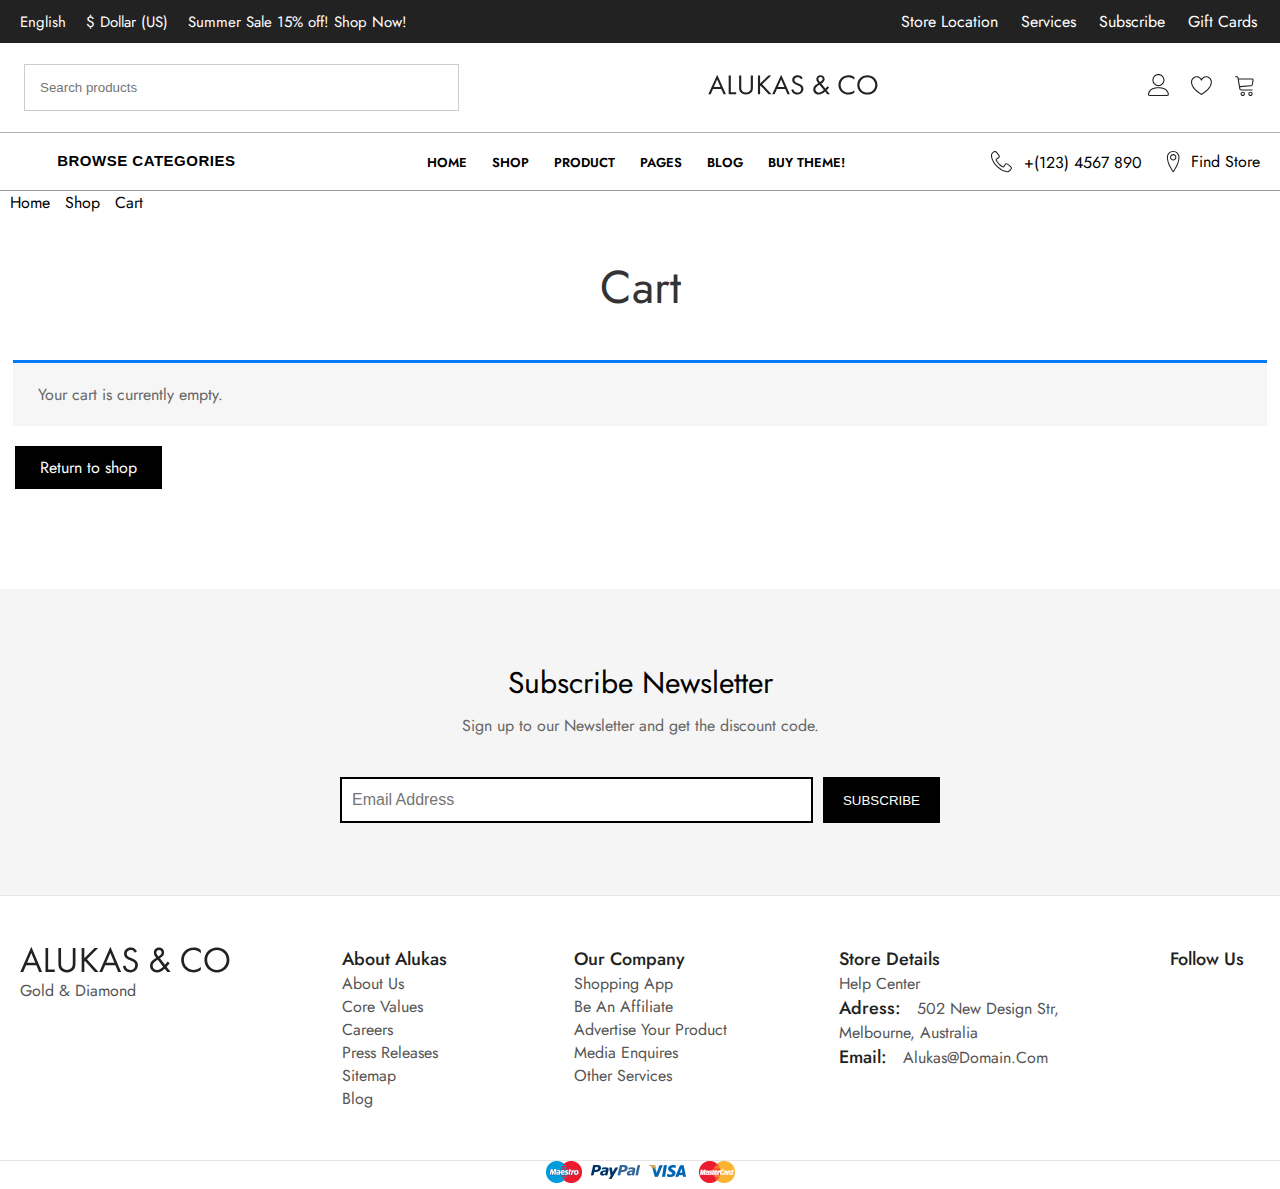
<file: cart.html>
<!DOCTYPE html>
<html lang="en">
  <head>
    <meta charset="UTF-8" />
    <meta name="viewport" content="width=device-width, initial-scale=1.0" />
    <link rel="preconnect" href="https://fonts.googleapis.com" />
    <link rel="preconnect" href="https://fonts.gstatic.com" crossorigin />
    <link
      href="https://fonts.googleapis.com/css2?family=Jost:ital,wght@0,100..900;1,100..900&display=swap"
      rel="stylesheet"
    />
    <link
      rel="stylesheet"
      href="https://cdnjs.cloudflare.com/ajax/libs/font-awesome/6.5.2/css/all.min.css"
      integrity="sha512-SnH5WK+bZxgPHs44uWIX+LLJAJ9/2PkPKZ5QiAj6Ta86w+fsb2TkcmfRyVX3pBnMFcV7oQPJkl9QevSCWr3W6A=="
      crossorigin="anonymous"
      referrerpolicy="no-referrer"
    />
    <link rel="stylesheet" href="./assets/css/cart.css" />
    <title>Shopping Cart</title>
  </head>
  <body>
    <!-- top navbar sales language changer nav  -->
    <div class="top-header-container">
      <div class="row">
        <div class="row_left-side">
          <!-- language switcher  -->
          <div class="pls-switcher">
            <ul class="pls-dropdown">
              <li class="has-dropdown">
                <a href="#">English</a>
                <ul class="sub-dropdown">
                  <li><a href="#">Français</a></li>
                  <li><a href="#">Deutsch</a></li>
                  <li><a href="#">العربية</a></li>
                </ul>
              </li>
            </ul>
          </div>
          <!-- currency switcher -->
          <div class="currency-switcher">
            <ul class="pls-dropdown">
              <li class="has-dropdown">
                <a href="#">$ Dollar (US)</a>
                <ul class="sub-dropdown">
                  <li><a href="#">£ Pound (UK)</a></li>
                  <li><a href="#">€ Euro (EUR)</a></li>
                  <li><a href="#">¥ Yen (JPY)</a></li>
                </ul>
              </li>
            </ul>
          </div>
          <span class="pls-welcome-message">
            Summer Sale 15% off! Shop Now!
          </span>
        </div>
        <div class="row_right-side">
          <ul id="menu-topbar-menu" class="menu">
            <li id="menu-item-1" class="menu-item">
              <a href="#">Store Location</a>
            </li>
            <li id="menu-item-2" class="menu-item">
              <a href="#">Services</a>
            </li>
            <li id="menu-item-3" class="menu-item">
              <a href="#">Subscribe</a>
            </li>
            <li id="menu-item-4" class="menu-item">
              <a href="#">Gift Cards</a>
            </li>
          </ul>
        </div>
      </div>
    </div>
    <!-- 2nd header search navbar -->
    <header class="navbar">
      <div class="toggle-nav-button"><i class="fa-solid fa-bars"></i></div>
      <div class="search-box">
        <input type="text" placeholder="Search products" />
        <button type="submit"><i class="fa fa-search"></i></button>
      </div>

      <a class="main-logo" href="#"
        ><img src="assets/images/logo.svg" alt="main logo of website"
      /></a>
      <div class="user-controls">
        <a href="#" class="icon-link"
          ><img
            class="icon user-icon"
            src="assets/images/user.svg"
            alt="User Icon"
        /></a>
        <a href="#" class="icon-link"
          ><img
            class="icon heart-icon"
            src="assets/images/heart.svg"
            alt="Heart Icon"
        /></a>
        <a href="#" class="icon-link"
          ><img class="icon" src="assets/images/cart.svg" alt="Cart Icon"
        /></a>
      </div>
    </header>

    <!-- navigation bar  -->
    <div class="navbar2">
      <div class="categories-menu-wrapper">
        <button class="dropbtn">
          Browse Categories <i class="fas fa-chevron-down"></i>
        </button>

        <div class="dropdown-content">
          <a href="#">New Products</a>
          <a href="#">Today On Sale</a>
          <a href="#">Special Offer!</a>

          <a href="#">Necklaces</a>

          <a href="#">Shop by Metal</a>
          <a href="#">Gold Jewelry</a>
          <a href="#">Rose Gold Jewelry</a>
          <a href="#">Platinum Jewelry</a>
          <a href="#">Sterling Silver Jewelry</a>
          <a href="#">Rings</a>
          <a href="#">Bracelets</a>
          <a href="#">Earrings</a>
          <a href="#">Charm &amp; Dangles</a>
          <a href="#">Watches</a>
          <a href="#">Gift Ideas</a>
        </div>
      </div>
      <div class="navbar__links">
        <ul>
          <li><a href="#Home">Home</a></li>
          <li><a href="#Shop">shop</a></li>
          <li><a href="productpage.html">product</a></li>
          <li><a href="#pages">pages</a></li>
          <li><a href="#blog">blog</a></li>
          <li><a href="#">buy theme!</a></li>
        </ul>
      </div>
      <div class="store-location">
        <div class="location-icons">
          <img class="icon15" alt="" src="assets/images/phone.svg" />
          <div class="location-label">
            <div class="store-label">+(123) 4567 890</div>
          </div>
        </div>
        <div class="location-icons1">
          <img class="icon16" alt="" src="assets/images/location.svg" />
          <div class="find-store-wrapper">
            <div class="find-store">Find Store</div>
          </div>
        </div>
      </div>
    </div>

    <!-- cart section  -->
    <div class="cart-container">
      <div class="breadcrumbs">
        <a href="#" class="a-tag">Home</a>
        <i class="fas fa-chevron-right"></i>
        <a href="#" class="a-tag">Shop</a>
        <i class="fas fa-chevron-right"></i>
        <a href="#" class="a-tag">Cart</a>
      </div>
      <h1 class="cart-title">Cart</h1>
      <div class="cart-alert">
        <i class="fa-solid fa-circle-info"></i>
        <span> Your cart is currently empty. </span>
      </div>

      <div class="return-shop-container">
        <p class="return-to-shop">
          <a class="button wc-backward" href="./shop.html"> Return to shop </a>
        </p>
      </div>
    </div>
    <!-- /* Subscribe Newsletter styling */ -->
    <div class="background">
      <div class="container">
        <div class="heading-wrapper">
          <h2>Subscribe Newsletter</h2>
          <p>Sign up to our Newsletter and get the discount code.</p>
        </div>
        <div class="form-container">
          <input class="email-input" type="email" placeholder="Email Address" />
          <button class="subscribe-button">Subscribe</button>
        </div>
      </div>
    </div>
    <!-- footer  -->
    <footer>
      <div class="footer__menus">
        <ul class="footer-list">
          <img src="assets/images/logo.svg" alt="" />
          <li><a href="#">Gold &amp; Diamond</a></li>
        </ul>
      </div>
      <div class="footer__menus">
        <ul class="footer-list">
          <span> About Alukas</span>
          <li><a href="#">About Us</a></li>
          <li><a href="#">Core Values</a></li>
          <li><a href="#">Careers</a></li>
          <li><a href="#"> Press Releases</a></li>
          <li><a href="#">Sitemap</a></li>
          <li><a href="#">Blog</a></li>
        </ul>
      </div>
      <div class="footer__menus">
        <ul class="footer-list">
          <span>Our Company</span>
          <li><a href="#">Shopping App</a></li>
          <li><a href="#">Be an Affiliate</a></li>
          <li><a href="#">Advertise Your Product</a></li>
          <li><a href="#">Media Enquires</a></li>
          <li><a href="#">Other Services</a></li>
        </ul>
      </div>
      <div class="footer__menus">
        <ul class="footer-list">
          <span>Store Details </span>
          <li><a href="#">Help Center</a></li>
          <li>
            <a href="#"
              ><p>
                <span>Adress:</span>502 New Design Str,<br />Melbourne,
                Australia
              </p></a
            >
          </li>
          <li>
            <a href="#"
              ><p><span>Email:</span>alukas@domain.com</p></a
            >
          </li>
        </ul>
      </div>
      <div class="footer__menus footer-follow-us">
        <span>follow Us </span>
        <ul class="footer-list follow-list">
          <a href="#"><i class="fa-brands fa-facebook-f"></i></a>
          <a href="#"><i class="fa-brands fa-x-twitter"></i></a>
          <a href="#"><i class="fa-brands fa-pinterest-p"></i></a>
          <a href="#"><i class="fa-brands fa-instagram"></i></a>
        </ul>
      </div>
    </footer>
    <div class="footer-img">
      <img src="./assets/images/footer-payemnt-gateway (1).png" alt="" />
    </div>
    <!-- small screen footer  -->
    <div class="footer">
      <div class="footer__menu footer__menu--logo">
        <ul class="footer-list">
          <li><img src="assets/images/logo.svg" alt="Alukas Logo" /></li>
          <li><a href="#">Gold & Diamond</a></li>
        </ul>
      </div>
      <div class="footer__menu footer__menu--about">
        <ul class="footer-list">
          <li class="footer-list__title">About Alukas</li>
          <li><a href="#">About Us</a></li>
          <li><a href="#">Core Values</a></li>
          <li><a href="#">Careers</a></li>
          <li><a href="#">Press Releases</a></li>
          <li><a href="#">Sitemap</a></li>
          <li><a href="#">Blog</a></li>
        </ul>
      </div>
      <div class="footer__menu footer__menu--company">
        <ul class="footer-list">
          <li class="footer-list__title">Our Company</li>
          <li><a href="#">Shopping App</a></li>
          <li><a href="#">Be an Affiliate</a></li>
          <li><a href="#">Advertise Your Product</a></li>
          <li><a href="#">Media Enquiries</a></li>
          <li><a href="#">Other Services</a></li>
        </ul>
      </div>
      <div class="footer__menu footer__menu--details">
        <ul class="footer-list">
          <li class="footer-list__title">Store Details</li>
          <li><a href="#">Help Center</a></li>
          <li>
            <a href="#"
              ><span>Address:</span> 502 New Design Str, Melbourne, Australia</a
            >
          </li>
          <li>
            <a href="mailto:alukas@domain.com"
              ><span>Email:</span> alukas@domain.com</a
            >
          </li>
        </ul>
      </div>
    </div>
  </body>
</html>
</file>
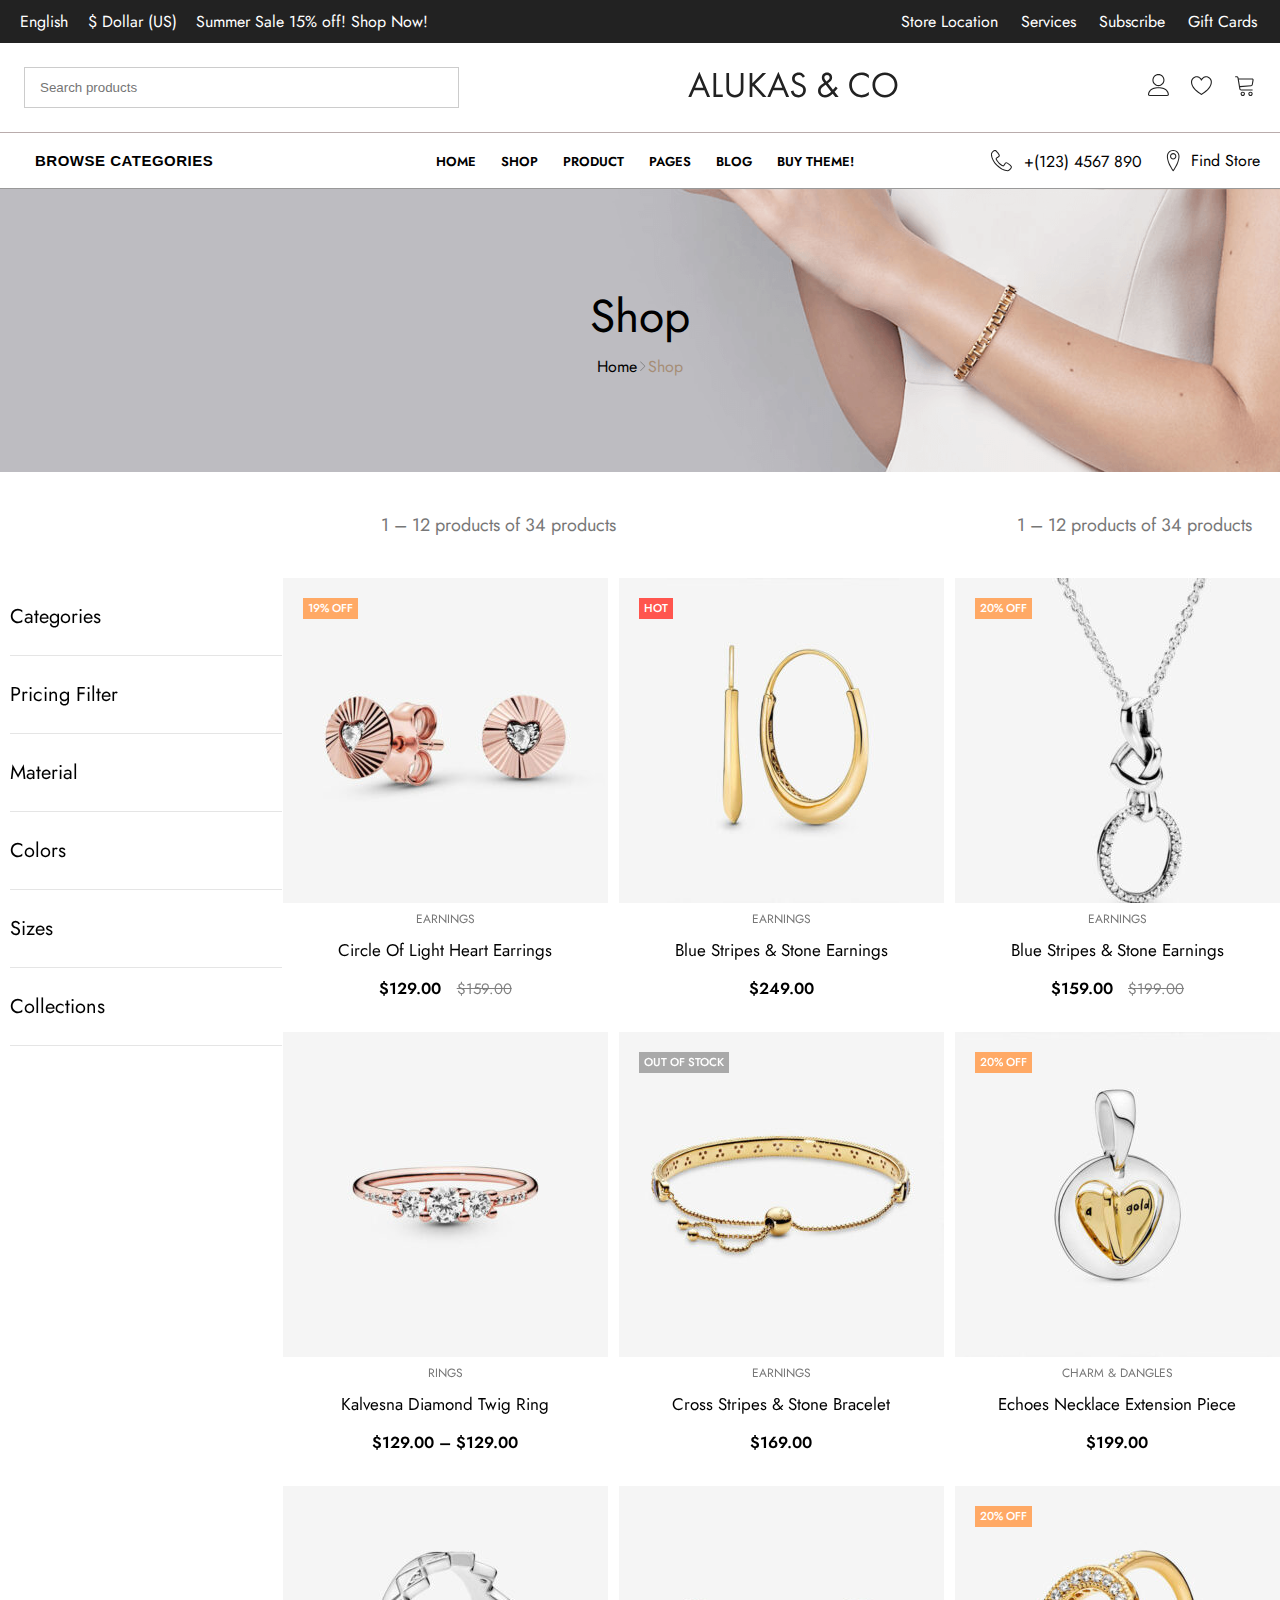
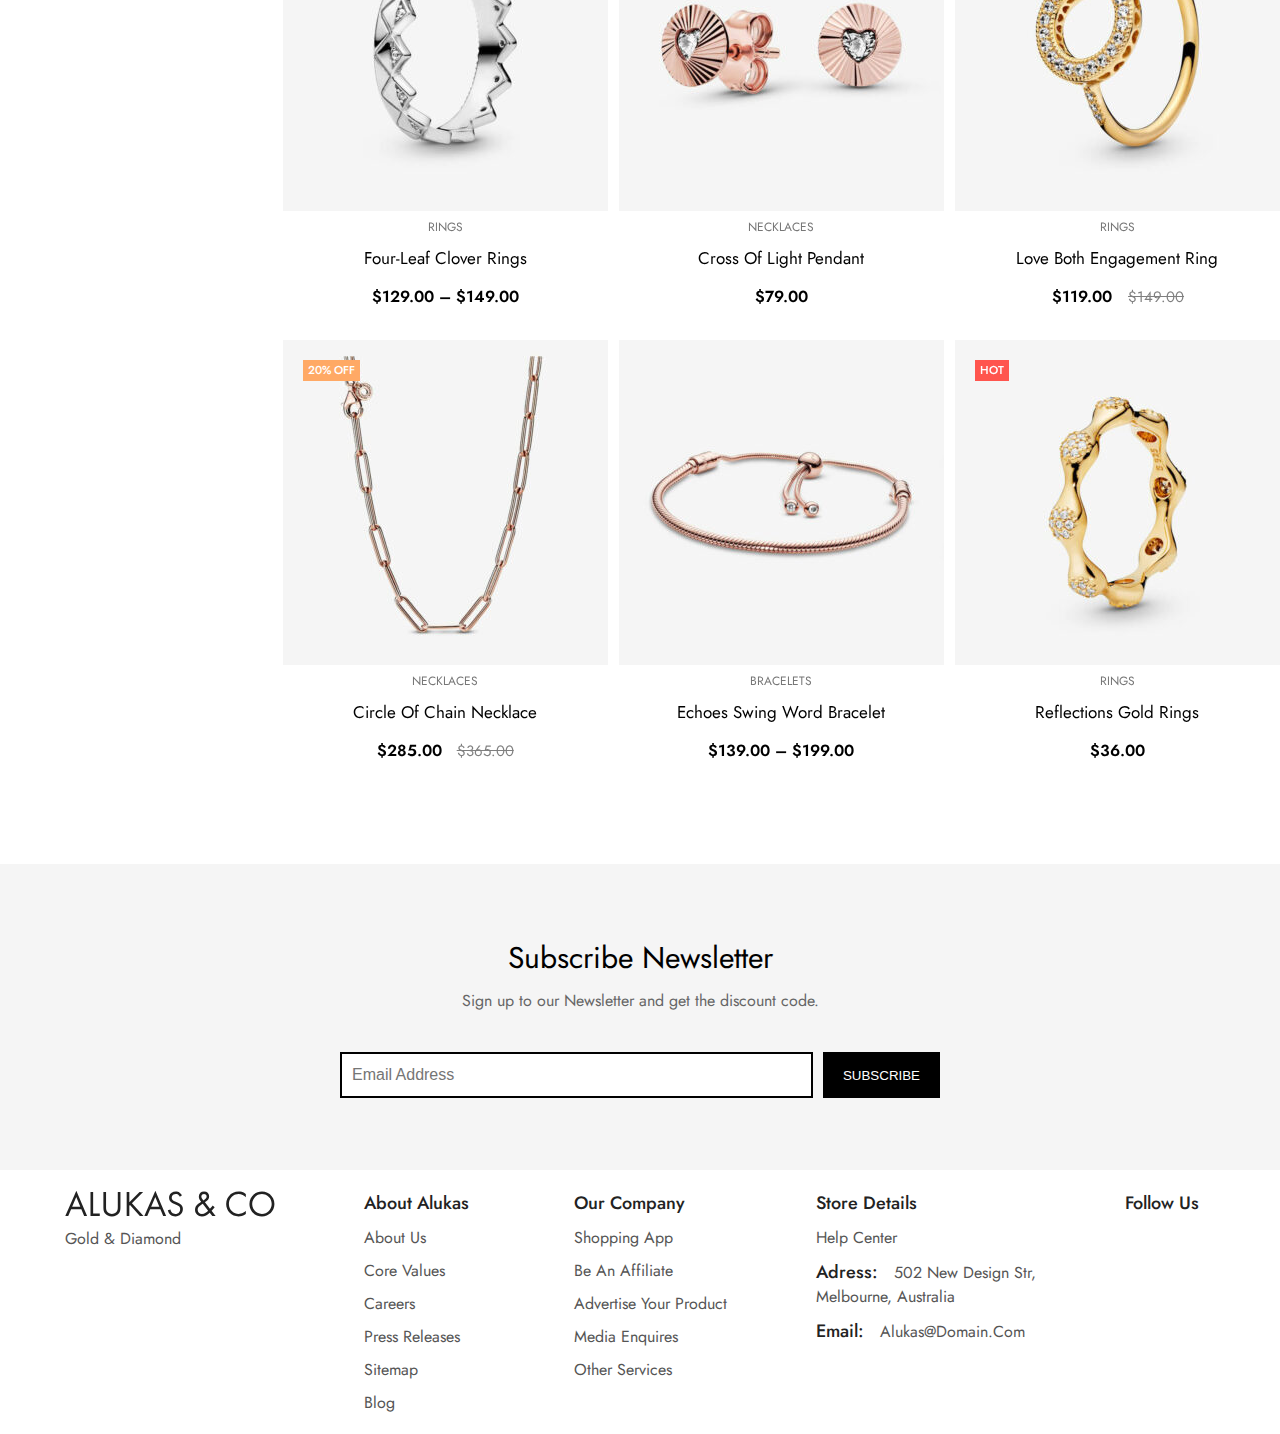
<file: shop.html>
<!DOCTYPE html>
<html lang="en">
  <head>
    <meta charset="UTF-8" />
    <meta name="viewport" content="width=device-width, initial-scale=1.0" />
    <link rel="preconnect" href="https://fonts.googleapis.com" />
    <link rel="preconnect" href="https://fonts.gstatic.com" crossorigin />
    <link
      href="https://fonts.googleapis.com/css2?family=Jost:ital,wght@0,100..900;1,100..900&display=swap"
      rel="stylesheet"
    />
    <link
      rel="stylesheet"
      href="https://cdnjs.cloudflare.com/ajax/libs/font-awesome/6.5.2/css/all.min.css"
      integrity="sha512-SnH5WK+bZxgPHs44uWIX+LLJAJ9/2PkPKZ5QiAj6Ta86w+fsb2TkcmfRyVX3pBnMFcV7oQPJkl9QevSCWr3W6A=="
      crossorigin="anonymous"
      referrerpolicy="no-referrer"
    />
    <link rel="stylesheet" href="./assets/css/shop.css" />
    <title>Shop - Alukas</title>
  </head>
  <body>
    <div class="top-header-container">
      <div class="row">
        <div class="row_left-side">
          <!-- language switcher  -->
          <div class="pls-switcher">
            <ul class="pls-dropdown">
              <li class="has-dropdown">
                <a href="#">English</a>
                <ul class="sub-dropdown">
                  <li><a href="#">Français</a></li>
                  <li><a href="#">Deutsch</a></li>
                  <li><a href="#">العربية</a></li>
                </ul>
              </li>
            </ul>
          </div>
          <!-- currency switcher -->
          <div class="currency-switcher">
            <ul class="pls-dropdown">
              <li class="has-dropdown">
                <a href="#">$ Dollar (US)</a>
                <ul class="sub-dropdown">
                  <li><a href="#">£ Pound (UK)</a></li>
                  <li><a href="#">€ Euro (EUR)</a></li>
                  <li><a href="#">¥ Yen (JPY)</a></li>
                </ul>
              </li>
            </ul>
          </div>
          <span class="pls-welcome-message">
            Summer Sale 15% off! Shop Now!
          </span>
        </div>
        <div class="row_right-side">
          <ul id="menu-topbar-menu" class="menu">
            <li id="menu-item-1" class="menu-item">
              <a href="#">Store Location</a>
            </li>
            <li id="menu-item-2" class="menu-item">
              <a href="#">Services</a>
            </li>
            <li id="menu-item-3" class="menu-item">
              <a href="#">Subscribe</a>
            </li>
            <li id="menu-item-4" class="menu-item">
              <a href="#">Gift Cards</a>
            </li>
          </ul>
        </div>
      </div>
    </div>
    <!-- 2nd   header  -->
    <header class="navbar">
      <div class="search-box">
        <input type="text" placeholder="Search products" />
        <button type="submit"><i class="fa fa-search"></i></button>
      </div>
      <a href="#"
        ><img src="assets/images/logo.svg" alt="main logo of website"
      /></a>
      <div class="user-controls">
        <a href="#" class="icon-link"
          ><img class="icon user-icon" src="assets/images/user.svg" alt="User Icon"
        /></a>
        <a href="#" class="icon-link"
          ><img class="icon heart-icon" src="assets/images/heart.svg" alt="Heart Icon"
        /></a>
        <a href="./cart.html" class="icon-link"
          ><img class="icon" src="assets/images/cart.svg" alt="Cart Icon"
        /></a>
      </div>
    </header>
    <!-- navigation bar -->
    <div class="navbar2">
      <div class="categories-menu-wrapper">
        <button class="dropbtn">Browse Categories</button>
        <div class="dropdown-content">
          <a href="#">New Products</a>
          <a href="#">Today On Sale</a>
          <a href="#">Special Offer!</a>

          <a href="#">Necklaces</a>

          <a href="#">Shop by Metal</a>
          <a href="#">Gold Jewelry</a>
          <a href="#">Rose Gold Jewelry</a>
          <a href="#">Platinum Jewelry</a>
          <a href="#">Sterling Silver Jewelry</a>
          <a href="#">Rings</a>
          <a href="#">Bracelets</a>
          <a href="#">Earrings</a>
          <a href="#">Charm &amp; Dangles</a>
          <a href="#">Watches</a>
          <a href="#">Gift Ideas</a>
        </div>
      </div>
      <div class="navbar__links">
        <ul>
          <li><a href="#Home">Home</a></li>
          <li><a href="#Shop">shop</a></li>
          <li><a href="productpage.html">product</a></li>
          <li><a href="#pages">pages</a></li>
          <li><a href="#blog">blog</a></li>
          <li><a href="#">buy theme!</a></li>
        </ul>
      </div>
      <div class="store-location">
        <div class="location-icons">
          <img class="icon15" alt="" src="assets/images/phone.svg" />
          <div class="location-label">
            <div class="store-label">+(123) 4567 890</div>
          </div>
        </div>
        <div class="location-icons1">
          <img class="icon16" alt="" src="assets/images/location.svg" />
          <div class="find-store-wrapper">
            <div class="find-store">Find Store</div>
          </div>
        </div>
      </div>
    </div>
    <!-- top banner -->
    <div class="background-wrapper">
      <div class="background3">
        <h1 class="heading-1"><a href="#">Shop</a></h1>
        <div class="breadcrumbs">
          <a href="#" class="link-home1">Home</a>
          <div class="icon-wrapper5">
            <img class="icon17" alt="" src="assets/images/lessthan.svg" />
          </div>
          <a href="#" class="shop1">Shop</a>
        </div>
      </div>
    </div>
    <!-- entry-content-sidebar  -->
    <section class="products">
      <div class="products-filter">
        <div class="products-of-34">1 – 12 products of 34 products</div>
        <div class="sort-by">1 – 12 products of 34 products</div>
      </div>
      <div class="parent-container">
        <aside>
          <ul>
            <li class="dropdown">
              <input
                type="checkbox"
                id="toggleCategories"
                class="dropdown-toggle"
                hidden
              />
              <label for="toggleCategories" class="main-ul">
                <span class="top-ul">Categories</span>
                <i class="fa fa-angle-down"></i>
              </label>
              <ul class="submenu">
                <li><p>Bracelets</p></li>
                <li><p>Charm & Dangles</p></li>
                <li><p>Earrings</p></li>
                <li><p>Fashion</p></li>
                <li><p>Gift Ideas</p></li>
                <li><p>Necklaces</p></li>
                <li><p>Rings</p></li>
              </ul>
            </li>
            <li class="dropdown">
              <input
                type="checkbox"
                id="togglePricing"
                class="dropdown-toggle"
                hidden
              />
              <label for="togglePricing" class="main-ul">
                <span class="top-ul">Pricing Filter</span>
                <i class="fa fa-angle-down"></i>
              </label>
              <ul class="submenu">
                <li><p>Bracelets</p></li>
                <li><p>Charm & Dangles</p></li>
              </ul>
            </li>
            <li class="dropdown">
              <input
                type="checkbox"
                id="toggleMaterial"
                class="dropdown-toggle"
                hidden
              />
              <label for="toggleMaterial" class="main-ul">
                <span class="top-ul">Material</span>
                <i class="fa fa-angle-down"></i>
              </label>
              <ul class="submenu">
                <li><p>Bracelets</p></li>
                <li><p>Charm & Dangles</p></li>
                <li><p>Earrings</p></li>
              </ul>
            </li>
            <li class="dropdown">
              <input
                type="checkbox"
                id="toggleColors"
                class="dropdown-toggle"
                hidden
              />
              <label for="toggleColors" class="main-ul">
                <span class="top-ul">Colors</span>
                <i class="fa fa-angle-down"></i>
              </label>
              <ul class="submenu">
                <li><p>Bracelets</p></li>
              </ul>
            </li>
            <li class="dropdown">
              <input
                type="checkbox"
                id="toggleSizes"
                class="dropdown-toggle"
                hidden
              />
              <label for="toggleSizes" class="main-ul">
                <span class="top-ul">Sizes</span>
                <i class="fa fa-angle-down"></i>
              </label>
              <ul class="submenu">
                <li><p>Bracelets</p></li>
                <li><p>Charm & Dangles</p></li>
                <li><p>Earrings</p></li>
                <li><p>Fashion</p></li>
                <li><p>Gift Ideas</p></li>
                <li><p>Necklaces</p></li>
                <li><p>Rings</p></li>
              </ul>
            </li>
            <li class="dropdown">
              <input
                type="checkbox"
                id="toggleCollections"
                class="dropdown-toggle"
                hidden
              />
              <label for="toggleCollections" class="main-ul">
                <span class="top-ul">Collections</span>
                <i class="fa fa-angle-down"></i>
              </label>
              <ul class="submenu">
                <li><p>Bracelets</p></li>
                <li><p>Charm & Dangles</p></li>
                <li><p>Earrings</p></li>
                <li><p>Fashion</p></li>
                <li><p>Gift Ideas</p></li>
                <li><p>Necklaces</p></li>
                <li><p>Rings</p></li>
              </ul>
            </li>
          </ul>
        </aside>

        <div class="main-con">
          <div class="container-parent">
            <div class="container7">
              <img
                class="circle-image"
                alt="Circle of Light Heart Earrings"
                src="assets/images/Circle-of-Light-Heart-Earrings-2-325x325 (1).jpg"
              />
              <div class="product-labels">19% off</div>
            </div>
            <div class="frame-parent8">
              <div class="link-earnings">Earnings</div>
              <div class="heading-34">
                <div class="link-circle">
                  Circle of Light Heart Earrings
                 
                  </div>
              </div>

              <div class="parent">
                <div class="div1">$129.00</div>
                <div class="div2">$159.00</div>
              </div>
            </div>
          </div>
          <div class="container-parent">
            <div class="container7">
              <img
                class="circle-image"
                alt="Circle of Light Heart Earrings"
                src="assets/images/Blue-Stripes-Stone-Earrings-1-325x325.jpg"
              />
              <div class="product-labels hot">Hot</div>
            </div>
            <div class="frame-parent8">
              <div class="link-earnings">Earnings</div>
              <div class="heading-34">
                <div class="link-circle">Blue Stripes &amp; Stone Earnings</div>
              </div>

              <div class="div1">$249.00</div>
            </div>
          </div>
          <div class="container-parent">
            <div class="container7">
              <img
                class="circle-image"
                alt="Circle of Light Heart Earrings"
                src="assets/images/Birds-of-Paradise-Pendant-2-325x325 (1).jpg"
              />
              <div class="product-labels">20% off</div>
            </div>
            <div class="frame-parent8">
              <div class="link-earnings">Earnings</div>
              <div class="heading-34">
                <div class="link-circle">
                  Blue Stripes & Stone Earnings</div>
              </div>

              <div class="parent">
                <div class="div1">$159.00</div>
                <div class="div2">$199.00</div>
              </div>
            </div>
          </div>

          <div class="container-parent">
            <div class="container7">
              <img
                class="circle-image"
                alt="Circle of Light Heart Earrings"
                src="assets/images/Kalvesna-Diamond-Twig-Ring-1-325x325.jpg"
              />
            </div>
            <div class="frame-parent8">
              <div class="link-earnings">rings</div>
              <div class="heading-34">
                <div class="link-circle">Kalvesna Diamond Twig Ring</div>
              </div>

              
                <div class="div1">$129.00 – $129.00</div>
              
             
            </div>
          </div>
          <div class="container-parent">
            <div class="container7">
              <img
                class="circle-image"
                alt="Circle of Light Heart Earrings"
                src="assets/images/Cross-Stripes-Stone-Bracelet-2-325x325 (1).jpg"
              />
              <div class="product-labels stock">out of stock</div>
            </div>
            <div class="frame-parent8">
              <div class="link-earnings">Earnings</div>
              <div class="heading-34">
                <div class="link-circle">
                  Cross Stripes & Stone Bracelet
                  
                  </div>
              </div>

              <div class="div1">$169.00</div>
            </div>
          </div>
          <div class="container-parent">
            <div class="container7">
              <img
                class="circle-image"
                alt="Circle of Light Heart Earrings"
                src="assets/images/Echoes-Necklace-Extension-Piece-1-325x325 (1).jpg"
              />
              <div class="product-labels">20% off</div>
            </div>
            <div class="frame-parent8">
              <div class="link-earnings">CHARM & DANGLES</div>
              <div class="heading-34">
                <div class="link-circle">
                  Echoes Necklace Extension Piece
                  
                  </div>
              </div>

              
                <div class="div1">$199.00</div>
                
              
            </div>
          </div>
          <div class="container-parent">
            <div class="container7">
              <img
                class="circle-image"
                alt="Circle of Light Heart Earrings"
                src="assets/images/Four-Leaf-Clover-Rings-1-325x325.jpg"
              />
            </div>
            <div class="frame-parent8">
              <div class="link-earnings">rings</div>
              <div class="heading-34">
                <div class="link-circle">
                  Four-Leaf Clover Rings
                 
                  </div>
              </div>

              <div class="div1"> $129.00 – $149.00</div>
            </div>
          </div>
          <div class="container-parent">
            <div class="container7">
              <img
                class="circle-image"
                alt="Circle of Light Heart Earrings"
                src="assets/images/Circle-of-Light-Heart-Earrings-2-325x325 (1).jpg"
              />
              
            </div>
            <div class="frame-parent8">
              <div class="link-earnings">NECKLACES</div>
              <div class="heading-34">
                <div class="link-circle">
                  Cross of Light Pendant
                 </div>
              </div>

              <div class="div1"> $79.00</div>
            </div>
          </div>
          <div class="container-parent">
            <div class="container7">
              <img
                class="circle-image"
                alt="Circle of Light Heart Earrings"
                src="assets/images/Love-Both-Engagement-Ring-1-325x325.jpg"
              />
              <div class="product-labels">20% off</div>
              
            </div>
            <div class="frame-parent8">
              <div class="link-earnings">RINGS</div>
              <div class="heading-34">
                <div class="link-circle">
                  Love Both Engagement Ring
                   </div>
              </div>

              <div class="parent">
                <div class="div1">$119.00</div>

                <div class="div2">$149.00</div>
              </div>
            </div>
          </div>
          <div class="container-parent">
            <div class="container7">
              <img
                class="circle-image"
                alt="Circle of Light Heart Earrings"
                src="assets/images/Circle-of-Chain-Necklace-1-325x325.jpg"
              />
              <div class="product-labels">20% off</div>
            </div>
            <div class="frame-parent8">
              <div class="link-earnings">NECKLACES</div>
              <div class="heading-34">
                <div class="link-circle">
                  Circle of Chain Necklace
                 </div>
              </div>

              <div class="parent">
                <div class="div1"> $285.00</div>

                <div class="div2"> $365.00</div>
              </div>
            </div>
          </div>
          <div class="container-parent">
            <div class="container7">
              <img
                class="circle-image"
                alt="Circle of Light Heart Earrings"
                src="assets/images/Echoes-Swing-word-Bracelet-1-325x325.jpg"
              />
              
            </div>
            <div class="frame-parent8">
              <div class="link-earnings">BRACELETS</div>
              <div class="heading-34">
                <div class="link-circle">
                  Echoes Swing word Bracelet
                  
                  </div>
              </div>

              <div class="div1">$139.00 – $199.00</div>
            </div>
          </div>
          <div class="container-parent">
            <div class="container7">
              <img
                class="circle-image"
                alt="Circle of Light Heart Earrings"
                src="assets/images/Reflections-Gold-Rings-1-325x325.jpg"
              />
              <div class="product-labels hot">hot</div>
            </div>
            <div class="frame-parent8">
              <div class="link-earnings">RINGS</div>
              <div class="heading-34">
                <div class="link-circle">
                  Reflections Gold Rings
                 </div>
              </div>

              <div class="div1"> $36.00</div>
            </div>
          </div>
        </div>
      </div>
    </div>
  </section>

  <div class="background">
    <div class="container">
      <div class="heading-wrapper">
        <h2>Subscribe Newsletter</h2>
        <p>Sign up to our Newsletter and get the discount code.</p>
      </div>
      <div class="form-container">
        <input class="email-input" type="email" placeholder="Email Address" />
        <button class="subscribe-button">Subscribe</button>
      </div>
    </div>
  </div>
  <!-- footer  -->
  <footer>
    <div class="footer__menus">
      <ul class="footer-list">
       <img src="assets/images/logo.svg" alt="">
        <li><a href="#">Gold & Diamond</a></li>
      </ul>
    </div>
    <div class="footer__menus">
      <ul class="footer-list">
        <span> About Alukas</span>
        <li><a href="#">About Us</a></li>
        <li><a href="#">Core Values</a></li>
        <li><a href="#">Careers</a></li>
        <li><a href="#"> Press Releases</a></li>
        <li><a href="#">Sitemap</a></li>
        <li><a href="#">Blog</a></li>
      </ul>
    </div>
    <div class="footer__menus">
      <ul class="footer-list">
        <span>Our Company</span>
        <li><a href="#">Shopping App</a></li>
        <li><a href="#">Be an Affiliate</a></li>
        <li><a href="#">Advertise Your Product</a></li>
        <li><a href="#">Media Enquires</a></li>
        <li><a href="#">Other Services</a></li>
      </ul>
    </div>
    <div class="footer__menus">
      <ul class="footer-list">
        <span>Store Details
        </span>
        <li><a href="#">Help Center</a></li>
        <li><a href="#"><p><span>Adress:</span>502 New Design Str,<br>Melbourne, Australia</p></a></li>
        <li><a href="#"><p><span>Email:</span>alukas@domain.com</p></a></li>
       
      </ul>
    </div>
    <div class="footer__menus ">
      <span>follow Us
      </span>
      <ul class="footer-list follow-list">
      
        <a href="#"><i class="fa-brands fa-facebook-f"></i></a>
        <a href="#"><i class="fa-brands fa-x-twitter"></i></a>
        <a href="#"><i class="fa-brands fa-pinterest-p"></i></a>
        <a href="#"><i class="fa-brands fa-instagram"></i></a>
       
       
      </ul>
    </div>
   
  </footer>
  </body>
</html>
</file>
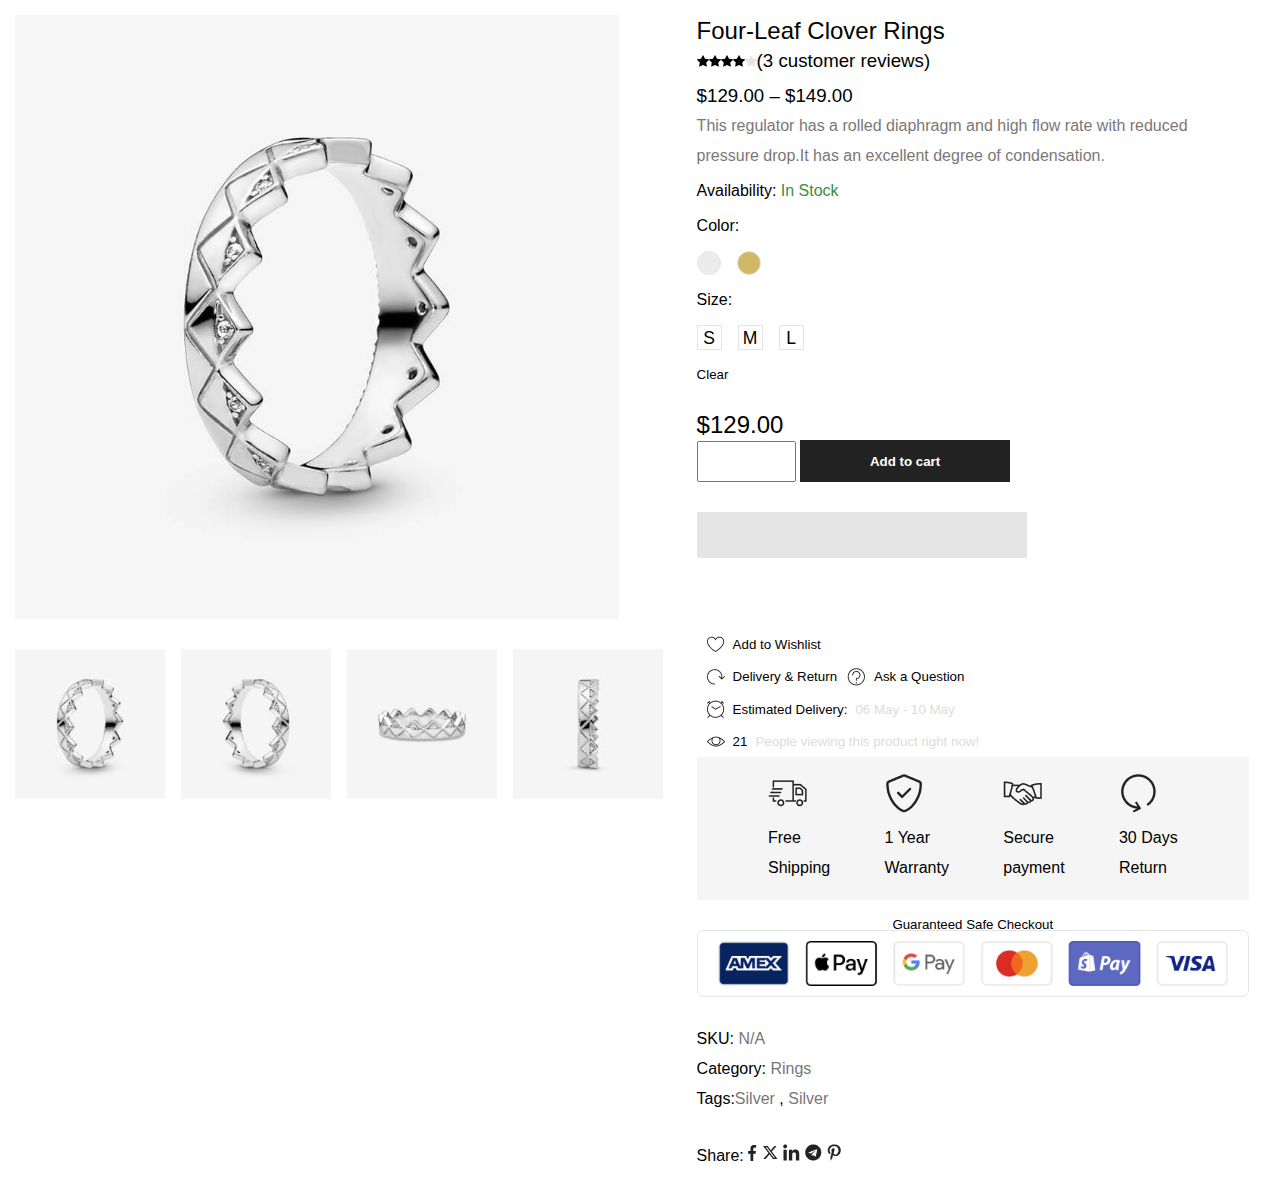
<file: Variable Product.html>
<!DOCTYPE html>
<html lang="en">
<head>
    <meta charset="UTF-8">
    <meta name="viewport" content="width=device-width, initial-scale=1.0">
    <link
    rel="stylesheet"
    href="https://cdnjs.cloudflare.com/ajax/libs/font-awesome/6.5.1/css/all.min.css"
    integrity="sha512-SnH5WK+bZxgPHs44uWIX+LLJAJ9/2PkPKZ5QiAj6Ta86w+fsb2TkcmfRyVX3pBnMFcV7oQPJkl9QevSCWr3W6A=="
    crossorigin="anonymous"
    referrerpolicy="no-referrer"
    />
    <link rel="stylesheet" href="./assest/variableproduct.css">
    <title>variable</title>
</head>
<body>
    <section>
        <div class="container">
          <div class="parent__1">
            
             <div class="child__2">
                    <img src="./img/Four-Leaf-Clover-Rings-1.jpg" alt="" height= "fit-content">
                </div>
                <div class="child__1">
              
                    <img src="./img/Four-Leaf-Clover-Rings-1-150x150.jpg" alt="">
                    <img src="./img/Four-Leaf-Clover-Rings-2-325x325.jpg" alt="">
                    <img src="./img/Four-Leaf-Clover-Rings-3-325x325.jpg" alt="">
                    <img src="./img/Four-Leaf-Clover-Rings-4-150x150.jpg" alt="">
               
           </div>
         </div>
         <div class="parent__2">
             <div class="pricing items">
              <h2>Four-Leaf Clover Rings</h2>
               <div class="star items"> 
                 <svg xmlns="http://www.w3.org/2000/svg" width="12" height="12" fill="currentColor" class="bi bi-star-fill" viewBox="0 0 16 16">
                     <path d="M3.612 15.443c-.386.198-.824-.149-.746-.592l.83-4.73L.173 6.765c-.329-.314-.158-.888.283-.95l4.898-.696L7.538.792c.197-.39.73-.39.927 0l2.184 4.327 4.898.696c.441.062.612.636.282.95l-3.522 3.356.83 4.73c.078.443-.36.79-.746.592L8 13.187l-4.389 2.256z"/>
                   </svg>
                   <svg xmlns="http://www.w3.org/2000/svg" width="12" height="12" fill="currentColor" class="bi bi-star-fill" viewBox="0 0 16 16">
                     <path d="M3.612 15.443c-.386.198-.824-.149-.746-.592l.83-4.73L.173 6.765c-.329-.314-.158-.888.283-.95l4.898-.696L7.538.792c.197-.39.73-.39.927 0l2.184 4.327 4.898.696c.441.062.612.636.282.95l-3.522 3.356.83 4.73c.078.443-.36.79-.746.592L8 13.187l-4.389 2.256z"/>
                   </svg>
                   <svg xmlns="http://www.w3.org/2000/svg" width="12" height="12" fill="currentColor" class="bi bi-star-fill" viewBox="0 0 16 16">
                     <path d="M3.612 15.443c-.386.198-.824-.149-.746-.592l.83-4.73L.173 6.765c-.329-.314-.158-.888.283-.95l4.898-.696L7.538.792c.197-.39.73-.39.927 0l2.184 4.327 4.898.696c.441.062.612.636.282.95l-3.522 3.356.83 4.73c.078.443-.36.79-.746.592L8 13.187l-4.389 2.256z"/>
                   </svg>
                   <svg xmlns="http://www.w3.org/2000/svg" width="12" height="12" fill="currentColor" class="bi bi-star-fill" viewBox="0 0 16 16">
                     <path d="M3.612 15.443c-.386.198-.824-.149-.746-.592l.83-4.73L.173 6.765c-.329-.314-.158-.888.283-.95l4.898-.696L7.538.792c.197-.39.73-.39.927 0l2.184 4.327 4.898.696c.441.062.612.636.282.95l-3.522 3.356.83 4.73c.078.443-.36.79-.746.592L8 13.187l-4.389 2.256z"/>
                   </svg>
                   <svg xmlns="http://www.w3.org/2000/svg" width="12" height="12" fill="#e5e5e5" class="bi bi-star-fill" viewBox="0 0 16 16">
                     <path d="M3.612 15.443c-.386.198-.824-.149-.746-.592l.83-4.73L.173 6.765c-.329-.314-.158-.888.283-.95l4.898-.696L7.538.792c.197-.39.73-.39.927 0l2.184 4.327 4.898.696c.441.062.612.636.282.95l-3.522 3.356.83 4.73c.078.443-.36.79-.746.592L8 13.187l-4.389 2.256z"/>
                   </svg><h3>  (3 customer reviews)</h3>
               </div>
                 <div class="price items">
                  <span class="price__rate"><h3>$129.00 – $149.00</h3></span>
                  <p class="pirce__text items">This regulator has a rolled diaphragm and high flow rate with reduced pressure drop.It has an excellent degree of condensation.</p>
                  <h4>Availability: <span class="Availability">In Stock</span></h4>
                 </div>
                 <div class="color-section"> <h4>Color:</h4>
                  <div class="color-div">
                    <div class="grey "></div>
                    <div class="brown "></div>
                  </div>
                 </div>
                 <div class="size-container">
                  <h4>Size:</h4>
                  <div class="size-div">
                   <div class="size"><h3>S</h3></div>
                   <div class="size"><h3>M</h3></div>
                   <div class="size"><h3>L</h3></div>
                  </div>
                  <h5>Clear</h5>
                 </div>
                 <h2>$129.00</h2>
                 <div class="buttons items">
                  <div class="counter">
                   <input type="number" id="quantity" name="quantity" min="1" >
                   <button class="butnnn">Add to cart</button>
                  </div>
                  <br>
                  <button class="butnnn2 items">BUY IT NOW</button>
                 </div>
                 <br>
                 <br>  
                        <div class="container_contion">
                           <div class="wish__list">
                            <button class="wishlist"> <img src="./img/vv.png" alt="">  Add to Wishlist</button>
                           </div>
                           <div class="wisher">
                            <button class="wishlist"> <img src="./img/m.png" alt="">  Delivery & Return</button><button class="wishlist"> 
                              <img src="./img/n.png" alt="">  Ask a Question</button>
                           </div>
                           <div class="wish__list">
                            <button class="wishlist"> <img src="./img/b.png" alt=""> Estimated Delivery:  <span class="whishspan">06 May - 10 May</span></button>
                           </div>
                           <div class="wish__list">
                            <button class="wishlist"> <img src="./img/Icon.png" alt=""> 21  <span class="whishspan">People viewing this product right now!</span></button>
                        </div>
                        <div class="security">
                            <div class="column">
                              <div class="term-polices">
                                <img src="./img/x.png" alt="">
                                <div class="term-polices">
                                  Free
                                  <br />
                                  Shipping
                                </div>
                              </div>
                            </div>
                            <div class="column-2">
                              <div class="term-polices">
                                <img src="./img/cc.png" alt="">
                                <div class="term-polices">
                                  1 Year
                                  <br />
                                  Warranty
                                </div>
                              </div>
                            </div>
                            <div class="column-3">
                              <div class="term-polices">
                                <img src="./img/vvv.png" alt="">
                                <div class="term-polices">
                                  Secure
                                  <br />
                                  payment
                                </div>
                              </div>
                            </div>
                            <div class="column-4">
                              <div class="term-polices">
                                <img src="./img/2.png" alt="">
                              
                                <div class="dterm-polices">
                                  30 Days
                                  <br />
                                  Return
                                </div>
                              </div>
                            </div>
                         </div>
                         <div class="Guaranteed"><h5>Guaranteed Safe Checkout</h5></div>

                         <div class="trust_badge">
                          <img
                          src="./img/trust_badge.png"
                           alt=""
                          />
                        </div>
                        <div class="product_meta">	
                          <div class="posted">SKU: <span class="posted_in"> N/A </span></div>
                          <div class="posted">Category: <span class="posted_in"> Rings  </span></div>
                          <div class="tagged">Tags:<span class="posted_in">Silver </span>,<span class="posted_in"> Silver</span></div>
                          
                        </div>
                        <div class="conection_container">
                         <div class="conection__1">
                          Share:
                            <img
                              loading="lazy"
                              src="./img/Vector.png"
                              class="img-2"
                            />
                          
                        
                          <img
                            loading="lazy"
                            src="./img/Link.png"
                            class="img-3"
                          />
                          <img
                            loading="lazy"
                            src="./img/Link-1.png"
                            class="img-4"
                          />
                          <img
                            loading="lazy"
                            src="./img/Link-2.png"
                            class="img-5"
                          />
                          <img
                            loading="lazy"
                            src="./img/Link-3.png"
                            class="img-6"
                          />
                        </div>
                        
             </div>
             </div>
         </div>
        </div>
 </section>
</body>
</html>
</file>
<file: assets/css/home.css>
* {
  margin: 0;
  padding: 0;
  box-sizing: border-box;
  /* overflow: hidden; */
}
body {
  font-family: "Jost", sans-serif;
  font-weight: 400;
  font-style: normal;
}
.has-dropdown a {
  text-decoration: none;
  list-style: none;
  color: white;
}
a {
  text-decoration: none;
  list-style: none;
}
li {
  list-style: none;
  text-decoration: none;
}
/* top navbar styling starts from here  */
/* top navbar styling starts from here  */
/* top navbar styling starts from here  */

.row {
  background-color: #222222;
  height: 43px;
  color: white;
  display: flex;
  justify-content: space-between;
  align-items: center;
}

.switcher {
  display: inline-block;
  position: relative;
}

.dropdown-list {
  list-style: none;
  margin: 0;
  padding: 0;
}

.dropdown-list a {
  text-decoration: none;
  padding: 10px 15px;
  display: block;
  color: black;
}

.sub-dropdown {
  display: none;
  position: absolute;
  background-color: #f9f9f9;
  list-style: none;
  margin: 0;
  padding: 0;
  box-shadow: 0 8px 16px rgba(0, 0, 0, 0.2);
  z-index: 1;
}

.sub-dropdown li a {
  display: block;
  padding: 10px 15px;
  text-decoration: none;
  color: black;
}

.has-dropdown:hover .sub-dropdown {
  display: block;
}
.row_left-side {
  display: flex;
  align-items: center;
  justify-content: space-evenly;
  width: 35%;
}
.menu li {
  padding-right: 23px;
}
.menu li a {
  color: white;
  text-decoration: none;
}
.menu {
  display: flex;
}

.location-icon-text,
.search-icon-text {
  text-decoration: none;
  color: #333;
}

.-icon-text {
  margin-left: 5px;
}
.location-search {
  display: flex;
  justify-content: center;
  gap: 20px;
}
.header-logo img {
  max-width: 100%;
  height: auto;
  margin-bottom: 10px;
}
.header_col {
  display: flex;
  flex-direction: row;
  gap: 40px;
}

.customer-signinup,
.header-wishlist a,
.header-cart a {
  text-decoration: none;
  color: #000;
}

.wishlist-icon,
.cart-icon {
  display: inline-block;
  margin-right: 5px;
}

/* 2nd  navbar styling */
/* 2nd navbar styling */
/*2nd  navbar styling */

.main_container {
  display: flex;
  justify-content: space-around;
  align-items: center;
  height: 85px;
  background-color: aliceblue;
}
.nav__container {
  display: flex;
  justify-content: center;
  padding: 21px 25px;
}
.navbar__links ul {
  display: flex;
  justify-content: space-evenly;
  text-decoration: none;
  list-style: none;
  gap: 40px;
  flex-wrap: wrap;
}
.navbar__links ul li {
  text-transform: uppercase;

  cursor: pointer;
  position: relative;
}
.navbar__links ul li a {
  text-decoration: none;
  font-size: 13px;
  font-weight: 600;
  color: black;
}
.navbar__links ul li::after {
  content: "";
  height: 3px;
  width: fit-content;
  background: black;
  position: absolute;
  left: 0;
  bottom: 2px;
  transition: 4s;
}
.navbar__links ul li:hover:after {
  width: 100%;
}
.toggle-nav-button {
  /* color: #fff; */
  font-size: 22px;
  cursor: pointer;
  display: none;
}
/* dropdown menu  */
.dropdown-menu {
  display: none;
  width: 100%;
  background: rgb(0 0 0 / 10%);
  backdrop-filter: blur(15px);
  overflow: hidden;
}
.dropdown-menu li {
  padding: 7px;
  display: flex;
  align-items: center;
  justify-content: center;
}
.dropdown-menu.open {
  display: block;
  display: flex;
  justify-content: space-around;
  align-items: center;
  padding: 12px;
  display: none;
}

.dropdown-menu li a {
  color: black;
  font-weight: 600;
  text-transform: uppercase;
  font-size: 14px;
}
/* hero sections styling */ /* hero sections styling */ /* hero sections styling */
.hero__heading {
  font-size: 46px;
  font-weight: 400;
  color: #333333;
}
.set {
  font-size: 21px;
  color: #555555;
}
.hero__right {
  width: 48%;
}
.hero__left {
  width: 48%;
  display: flex;
  flex-direction: column;
  gap: 16px;
  flex-wrap: wrap;
  background-color: #f8e4e4;
  padding: 130px 80px;
}
.hero__para {
  font-size: 33px;
  color: #333333;
  font-weight: 200;
}
.hero__left button {
  border: 2px solid black;
  padding: 10px 20px;
  width: max-content;
  margin-top: 30px;
  cursor: pointer;
}
.hero__container {
  display: flex;
  flex-wrap: wrap;
  justify-content: center;
}
.hero__right img {
  width: 100%;
  height: 100%;
}
.hero__left button:hover {
  box-shadow: 0 0 10px rgba(0, 0, 0, 0.1);
  color: #000000;
}
/* photos  */
.swiper {
  width: 97%;
  overflow: hidden;
  /* margin-bottom: 40px; */
}
.swiper-slide {
  text-align: center;
  display: flex;
  justify-content: center;
  /* align-items: center; */
  flex-direction: column;
}
.category-image img {
  width: 191px;
  height: auto;
}
.category-title {
  margin-top: 10px;
  font-size: 16px;
  text-transform: uppercase;
  color: #333;
}

.swiper-pagination-bullet {
  background: #000;
}
.heading-wrap {
  display: flex;
  align-items: center;
  justify-content: center;
  position: relative;
  padding: 40px;
  margin-bottom: 30px;
}

.heading-title {
  font-size: 38px;
  text-transform: capitalize;
  margin: 0 10px;
  font-weight: 400;
}

.separator-left,
.separator-right {
  height: 1px;
  background-color: #a18e8e;
  width: 91px;
}

/* ////////////////////////////////////////////// */
.elementor-widget-container {
  padding: 20px;
}

.pls-call-to-action {
  padding: 24px 2px;
  background-color: #e1f2fc;

  margin-top: 40px;
  display: flex;
  justify-content: center;
  align-items: center;
}
.pls-cta-wrapper {
  display: flex;
  justify-content: center;
  align-items: center;
}
.pls-button {
  margin-left: 30px;
}

.pls-cta-title {
  font-size: 26px;
  font-weight: 300;
}

.pls-cta-icon {
  margin-right: 10px;
}

.pls-cta-btn .button {
  text-decoration: none;
  color: #000;
  padding: 5px 26px;
  border: 2px dashed black;
}
/* features  */

.features__content,
.about__us--content {
  margin: auto;
  text-align: center;
  display: flex;
  flex-direction: column;
  gap: 2rem;
}
.feature__heading {
  display: flex;
  justify-content: center;
}
.features__content h2,
.about__us--content h2 {
  font-size: 39px;
  font-weight: 200;
  position: relative;
  z-index: 1;
}

.features__content h2::after {
  content: "";
  width: 103px;
  height: 3px;
  background: #e5e5e5;
  position: absolute;
  bottom: 20px;
  right: -120px;
}
.features__content h2::before {
  content: "";
  width: 103px;
  height: 3px;
  background: #e5e5e5;
  position: absolute;
  bottom: 25px;
  left: -120px;
}

.features__links ul {
  display: flex;
  justify-content: center;
  align-items: center;
  text-align: center;
  margin-bottom: 25px;
}
.features__links ul li {
  text-transform: uppercase;
  padding: 0 14px;
  cursor: pointer;
  font-size: 20px;
  position: relative;
  line-height: 37px;
  display: inline-block;
  min-width: 76px;
}

.features__links ul li a {
  text-decoration: none;
  color: black;
}
.features__links ul li::after {
  content: "";
  height: 3px;
  width: fit-content;
  background: black;
  position: absolute;
  left: 0;
  bottom: 2px;
  transition: 4s;
}
.features__links ul li:hover:after {
  width: 100%;
}

/* cards container with swiper styling */
.circle-image {
  overflow: hidden;

  object-fit: cover;
  width: 100%;
  height: 100%;
}
.frame-parent8 {
  text-align: center;
}
.link-earnings {
  color: rgb(119, 119, 119);
  font-size: 12px;
  padding: 0 20px;

  line-height: 20px;
  text-transform: uppercase;
}
.heading-34 {
  font-size: 17px;
  margin-bottom: 3px;
}
.link-circle {
  text-align: center;
  line-height: 23px;
  white-space: nowrap;
  overflow: hidden;
  text-overflow: ellipsis;

  text-transform: capitalize;
}
.main-container-products {
  display: flex;
  justify-content: space-between;
  font-family: "Jost", sans-serif;
}
.parent {
  display: flex;
  align-items: center;
  justify-content: center;
  gap: 10px;
}
.div1 {
  line-height: 27px;
  font-weight: 600;
  min-width: 63px;
  font-size: 16px;
}
.container-parent {
  position: relative;
}
.product-labels {
  position: absolute;
  line-height: 19px;
  text-transform: uppercase;
  font-weight: 500;
  top: 20px;
  left: 20px;
  background: #ff554e;
  padding: 1px 5px;
  color: white;
  font-size: 11.5px;
}
.div2 {
  text-decoration: line-through;
  line-height: 24px;
  opacity: 0.5;

  margin-left: 5px;
  font-size: 15px;
}
.card-container {
  display: flex;
  align-items: center;
  gap: 20px;
  width: 97%;
  margin: 0 auto;
}
.card-large {
  position: relative;
  max-width: 305px;
  width: 100%;
  margin: 0 auto;
  max-height: 438px;
}

.card-image.card-large-image {
  width: 100%;
  height: auto;
}
.card-content {
  position: absolute;
  bottom: 72px;
  left: 53px;
  width: 50%;
  color: white;
  text-align: left;
}

.card-title {
  font-size: 26px;
  font-weight: 400;
}

.card-description {
  font-size: 14px;
  line-height: 1.6;
}

.card-button {
  background: none;
  box-shadow: none;
  font-size: 14px;
  border: none;
  color: white;
  text-transform: uppercase;
  cursor: pointer;
  border-bottom: 2px solid;
}
.indudial-products {
  margin-bottom: 50px;
}

/* Responsive adjustments for smaller screens */

@media (min-width: 768px) {
  .card-large {
    flex: 1 1 32%;
  }
}
@media (min-width: 768px) and (max-width: 1000px) {
  .card-container {
    display: flex;
    justify-content: center;
    align-items: flex-start;
  }
}
@media (max-width: 768px) {
  .card-image.card-large-image {
    width: 100%;
    height: 250px;
    object-fit: cover;
  }
  .card-container {
    display: block;
  }
  .card-large {
    flex: 1 1 32%;
    margin-bottom: 30px;
    max-width: none;
    max-width: none;
    max-height: none;
  }
}
@media (max-width: 480px) {
  .card-content {
    bottom: 5px;
    text-align: center;
    left: 0;
    width: 100%;
  }

  .card-title,
  .card-description,
  .card-button {
    text-align: center;
  }
}

/* banner styling */
/* banner styling */

/* banner styling */

.layout-network-wrapper {
  align-self: stretch;
  justify-content: center;
  padding: 0px 20px 79px 20px;
  box-sizing: border-box;
  text-align: center;
  font-size: 39px;
  color: white;
}
.layout-network {
  width: 1411.9px;
  justify-content: flex-start;
  position: relative;
}
.ind-product-3 {
  margin-bottom: 0;
}
.layout-network,
.layout-network-wrapper {
  display: flex;
  flex-direction: row;
  align-items: flex-start;
  max-width: 100%;
  width: 100%;
  margin-top: 20px;
}
.home-megashop-banner-1jpg-icon {
  height: 463.7px;
  flex: 1;
  position: relative;
  max-width: 100%;
  overflow: hidden;
  object-fit: cover;
}
.product-details {
  width: 313.8px;
  margin: 0 !important;
  position: absolute;
  top: 106.9px;
  left: 171.9px;
  flex-direction: column;
  justify-content: flex-start;
  gap: 2.2px;
}

.ready-set {
  position: relative;
  line-height: 44px;
  z-index: 1;
}

.summer {
  position: relative;
  line-height: 44px;
  z-index: 1;
}

.product-name {
  align-self: stretch;
  position: relative;
  font-size: 22px;
  line-height: 29.6px;
  font-weight: 300;
  z-index: 1;
}
.offer {
  display: flex;
  flex-direction: row;
  align-items: flex-start;
  justify-content: flex-start;
  padding: 0 var(--padding-13xl) var(--padding-7xs-4);
  font-size: 37.2px;
}
.buy-1-get {
  position: relative;
  line-height: 66px;
  font-weight: 200;
  z-index: 1;
}
.shop-now-button {
  display: inline-block;
  min-width: 77px;
  padding: 7px 30px 7px 30px;
}

.shop-now-text {
  cursor: pointer;
  display: inline-block;
  font-size: 16px;
  font-weight: 500;
  line-height: 1.6;
  padding: 7px 30px;
  transition: all 0.3s cubic-bezier(0.645, 0.045, 0.355, 1);
}

/* indudival products sections styling */
.neckles-heading {
  font-size: 39px;
  line-height: 1.2;
  font-size: 39px;
  line-height: 1.2;
  font-weight: 400;
  text-transform: capitalize;
}

.heading__parent {
  display: flex;
  flex-direction: column;

  gap: 14px;
  align-items: center;
}
.heading__parent ul {
  display: flex;
  justify-content: center;
  align-items: center;
  text-align: center;
  margin-bottom: 15px;
}
.heading__parent ul li {
  text-transform: capitalize;
  font-size: 15px;
  padding: 0 14px;
  cursor: pointer;
  font-size: 20px;
  position: relative;
  line-height: 37px;
  display: inline-block;
  min-width: 76px;
}

.heading__parent ul li a {
  text-decoration: none;
  color: black;
  font-size: 15px;
  font-weight: 500;
  border-bottom: 2px solid black;
}

.toggle-button {
  display: none;
}

/* brands logo sections  */
.section-parent {
  display: flex;
  flex-direction: column;
  align-items: center;
  /* height: 30vh; */
}

.parallel-flow {
  text-align: center;
  padding: 34px 0 15px 0;
}

.heading-25 {
  font-size: 28px;
  margin: 0;
}

.brSwiper {
  width: 100%;
  height: 100%;
}

.wrapper-brand {
  display: flex;
  align-items: center;
  justify-content: space-around;
  margin: 40px 0px;
}

.swiper-brand {
  text-align: center;
  font-size: 18px;
  display: flex;
  justify-content: center;
  align-items: center;
}

.swiper-pagination {
  position: relative;
  bottom: 20px;
}
/* brands logo end  */

.section-group {
  flex-direction: column;
  justify-content: flex-start;
  padding: 0 0 50px;
  gap: 50px;
  text-align: left;
}
.performance-tracker {
  align-self: stretch;
  display: flex;
  align-items: flex-start;
  box-sizing: border-box;
  max-width: 100%;
  justify-content: centers;
}

.section2 {
  flex-direction: column;
  padding: 113px 0px 92px 55px;
  box-sizing: border-box;
  gap: 21.5px;
  background-image: url(../images/section@3x.png);
  background-size: cover;
  background-repeat: no-repeat;
  background-position: top;
}

.input,
.section2,
.workflow-controller {
  display: flex;
  align-items: flex-start;
  justify-content: flex-start;
}

.section2,
.workflow-controller {
  max-width: 100%;
}

.sign-up-to {
  position: relative;
  line-height: 29px;
  margin-top: 17px;
}
.workflow-controller {
  width: 516.8px;
  flex-direction: row;
  flex-wrap: wrap;
  gap: 9.4px;
  font-size: 16.5px;
}

.container19 {
  width: 359px;
  border: 0;
  outline: 0;
  background-color: white;
  flex: 1;
  font-size: 15px;
  padding: 16px 20px;
}
.input {
  cursor: pointer;
  border: none;
  padding: 16.3px 30px;
  background-color: black;
  box-sizing: border-box;
}
.subscribe {
  text-transform: uppercase;
  font-weight: 500;
  color: white;
}
.end-of-summer-container {
  font-size: 30px;
}
.data-aggregator3 {
  align-self: stretch;
  flex-direction: row;
  justify-content: center;
  padding: 61px 0px 30px 0px;
  box-sizing: border-box;
}

.data-aggregator3,
.input-filter {
  display: flex;
  align-items: center;
  max-width: 100%;
}
.input-filter {
  width: 374px;
  flex-direction: column;
  justify-content: flex-start;
  gap: 8px;
}

.heading-26 {
  position: relative;
  line-height: 48px;
  align-items: center;
  flex-shrink: 0;
  font-size: 38px;
  font-weight: 400;
}
.late-trends-and {
  font-size: 18px;
  font-weight: 400;
  color: rgb(119, 119, 119);
}

.container20 {
  align-self: stretch;
  overflow: hidden;
  display: grid;
  flex-direction: row;
  align-items: flex-start;
  padding: 0 15.5px;
  box-sizing: border-box;
  gap: 31px;
  grid-template-columns: repeat(3, minmax(235px, 1fr));
  text-align: left;
}

.container20,
.error-collector-chain,
.group-3-4 {
  justify-content: flex-start;
  max-width: 100%;
}
.group-2-4,
.group-1-4 {
  height: 416.2px;
  box-sizing: border-box;
  /* gap: 0 0 15px 25px; */

  max-width: 100%;
}
.group-1-4,
.oneself-parent {
  display: flex;
  flex-direction: column;
  align-items: flex-start;
  justify-content: flex-start;
}
.image-transformer {
  align-self: stretch;
  /* flex: 1; */
  /* padding: 20px 20px 20px; */

  position: relative;
}

.image-transformer,
.link2 {
  display: flex;
  flex-direction: row;
  align-items: flex-start;
  justify-content: flex-start;
}
.link-christmas-gift-guidejp {
  width: 100%;

  max-width: 100%;
  overflow: hidden;
  max-height: 100%;
}
.link2 {
  background-color: #222;
  padding: 3px 8px 4px 8px;
  z-index: 1;
  top: 17px;
  position: absolute;
  left: 18px;
}

.accessories {
  position: relative;
  line-height: 22px;
  text-transform: uppercase;
  font-weight: 500;
  display: inline-block;
  color: white;
  font-size: 12.4px;
}
.value-ranker {
  display: flex;
  flex-direction: column;
  align-items: flex-start;
  justify-content: flex-start;
}
.data-sorter {
  display: flex;
  flex-direction: row;
  align-items: flex-end;
  justify-content: flex-start;
  gap: 6.5px;
  font-size: 13px;
}
.link-alukas {
  line-height: 24px;
  font-weight: 500;

  min-width: 50.3px;
}

.b,
.link-alukas {
  text-transform: uppercase;
  display: inline-block;
}
.sequence-assembler {
  display: flex;
  flex-direction: column;
  align-items: flex-start;
  justify-content: flex-end;
}
.b {
  line-height: 14px;
  min-width: 3.4px;
  position: relative;
  bottom: 5px;
}

.link-february {
  position: relative;
  line-height: 24px;
  text-transform: uppercase;
  font-weight: 500;
  display: inline-block;
  min-width: 122.4px;

  color: #777777;
}
.heading-27 {
  position: relative;
  font-size: 24px;
  line-height: 33px;
  font-weight: 500;
}
.group-1-4,
.oneself-parent {
  display: flex;
  flex-direction: column;
  align-items: start;
  justify-content: flex-start;
  gap: 15px;
}
.horizontal-divider16 {
  align-self: stretch;
  height: 2.1px;
  position: relative;
  border-bottom: 2.1px solid #222;
  box-sizing: border-box;
  bottom: 15px;
}
.continue-reading,
.oneself {
  position: relative;
  line-height: 29px;
  display: inline-block;
  min-width: 69.2px;
}
.oneself {
  color: gray;
}
.continue-reading {
  line-height: 22px;
  min-width: 126.1px;
  cursor: pointer;
  background: none;
  outline: none;
  border: none;
  font-size: 16px;
  color: #222;
}

.horizontal-divider16 {
  align-self: stretch;
  height: 2.1px;
  position: relative;
  border-bottom: 2.1px solid black;
  box-sizing: border-box;
}
.clear:before,
.clear:after,
.entry-content:before,
.entry-content:after,
.entry-footer:before,
.entry-footer:after,
.comment-content:before,
.comment-content:after {
  content: "";
  display: table;
  table-layout: fixed;
}
.clear:after,
.entry-content:after,
.entry-footer:after,
.comment-content:after,
.site-header:after,
.site-content:after,
.site-footer:after {
  clear: both;
}

.clear:before,
.clear:after,
.entry-content:before,
.entry-content:after,
.entry-footer:before,
.entry-footer:after,
.comment-content:before,
.comment-content:after {
  content: "";
  display: table;
  table-layout: fixed;
}
.b,
.link-alukas {
  position: relative;
  text-transform: uppercase;
  display: inline-block;
}
.grids-insta-content {
  margin: 50px;
  text-align: center;
}
.grids-insta-content h2 {
  font-size: 38px;
  text-transform: capitalize;
  margin-bottom: 5px;
  display: block;
  line-height: 1.2;
  font-weight: 400;
}

.grids-insta-content p {
  line-height: 1.9;
  font-size: 18px;
  font-weight: 400;
  cursor: pointer;
  color: #777777;
}
.instagram-section {
  background-color: #f6eceb;
  padding: 15px 15px 50px 20px;
}
.images-insta-container {
  display: grid;
  grid-template-columns: repeat(6, 1fr);
  grid-template-rows: 202px;
  background-color: #f442;
  gap: 20px;
}

.insta-img-1 {
  background-image: url(../images/Instagram-Image-1.jpg);
  transition: background-size 1s ease-in-out;
}
.insta-img-1:hover {
  /* Adjust to desired zoom level */
}
.insta-img-2 {
  background-image: url(../images/Instagram-Image-2.jpg);
}
.insta-img-3 {
  background-image: url(../images/Instagram-Image-3.jpg);
}
.insta-img-4 {
  background-image: url(../images/Instagram-Image-4.jpg);
}
.insta-img-5 {
  background-image: url(../images/Instagram-Image-5.jpg);
}
.insta-img-6 {
  background-image: url(../images/Instagram-Image-6.jpg);
}
.insta {
  cursor: pointer;
  background-repeat: no-repeat;
  background-size: cover;
  transition: all 0.25s ease;
}
.insta:hover {
  background-size: 120%;
}
.frame-parent-container {
  flex: 1;
  border-bottom: 1px solid #e5e5e5;
  overflow-x: auto;
  justify-content: space-between;
  padding: 47.5px 73px 57px 45.6px;
}

.section4 {
  align-self: stretch;
  justify-content: flex-start;
  padding: 0 0 47.8px;
  text-align: center;
  font-size: 18px;
  color: #222;
}
.frame-parent-container,
.section4 {
  display: flex;
  flex-direction: row;
  align-items: flex-start;
  box-sizing: border-box;
  max-width: 100%;
}
.frame-parent24,
.frame-parent25 {
  display: flex;
  flex-direction: column;
  align-items: center;
  justify-content: stretch;
  text-transform: capitalize;
}
.frame-parent24 {
  gap: 8.2px;
}
.free-shippingsvg-wrapper {
  display: flex;
  flex-direction: row;
  align-items: flex-start;
  justify-content: flex-start;
  padding: 0 65px 0 63.9px;
}
.free-shippingsvg-icon {
  height: 31px;
  width: 39.3px;
  position: relative;
  overflow: hidden;
  flex-shrink: 0;
  object-fit: cover;
}
.heading-4-free-shipping-wrapper {
  display: flex;
  flex-direction: row;
  align-items: flex-start;
  justify-content: flex-end;
  padding: 0 28.9px 0 30px;
}
.heading-4 {
  position: relative;
  line-height: 23px;
  font-weight: 500;
  display: inline-block;
  min-width: 110px;
}
.for-all-orders {
  position: relative;
  font-size: 15px;
  line-height: 28px;
  color: #888888;
  margin-top: -1.1px;
}
/* footer   */
/* footer   */
footer {
  display: flex;
  justify-content: space-between;
  flex-wrap: wrap;
  padding: 20px 20px;
}

.footer__menus {
  display: flex;
  flex-direction: column;
  gap: 10px;
  flex-wrap: wrap;
  font-size: 16px;
  text-transform: capitalize;
  color: #555555;
}

footer span {
  font-weight: 500;
  color: #222222;
  font-size: 18px;
  padding: 0 16px 0 0;
}
.email-input {
  border: 2px solid black;
  padding: 6px 15px;
}
.sub-input {
  padding: 16px 28px;
  background: #222222;
}
.container-sub {
  width: 371px;
  padding: 8px 16px;
}
.input-controller {
  display: flex;
  gap: 9.4px;
  font-size: 16.5px;
  width: 100%;
}
.footer__search {
  display: flex;
  gap: 25px;
}

.widget-image img {
  vertical-align: middle;
  display: inline-block;
  width: 189px;
  height: 22px;
}

.footer-container {
  display: flex;
  width: 100%;
  justify-content: space-between;
}

.icon-list li {
  display: inline;
  margin-right: 10px;
}

.icon-list li a {
  text-decoration: none;
  color: #000;
}
.footer-list {
  display: flex;
  flex-direction: column;
  gap: 10px;
  flex-wrap: wrap;
}
.footer-list li a {
  color: #555555;
  font-size: 16px;
  text-transform: capitalize;
}

/* responsive  */
@media (max-width: 992px) {
  .navbar__links {
    display: none;
  }
  .toggle-nav-button {
    display: block;
  }
  .row {
    display: none;
  }
  .photos__container .photo6 {
    display: none;
  }
  .location-search {
    display: none;
  }
  .header-myaccount,
  .header-wishlist {
    display: none;
  }
  .main_container {
    display: flex;
    justify-content: space-around;
    align-items: center;
    background-color: white;
    border-bottom: 1px solid;
  }
  .dropdown-menu.open {
    display: block;
  }
  .heading-title {
    font-size: 30px;
  }
  .heading-wrap {
    margin-bottom: 0px;
    padding: 20px;
  }
}

@media only screen and (max-width: 600px) {
  .container7,
  .container10 {
    width: 100%;
  }

  .banner-content {
    padding: 10px;
  }

  .parent,
  .frame-wrapper {
    flex-direction: column;
  }

  .div1,
  .div2 {
    font-size: 14px;
  }

  .link-earnings {
    margin-bottom: 10px;
  }
}

/* Small devices (tablets) */
@media (max-width: 768px) {
  .hero__left {
    width: 100%;
    text-align: center;
  }
  .hero__right img {
    display: none;
  }
  .circle-image .background7 .frame8 {
    display: none;
  }

  .images-insta-container {
    display: grid;
    grid-template-columns: repeat(5, 1fr);
  }
  .frame-parent-container {
    display: grid;
    grid-template-columns: repeat(2, 1fr);
    gap: 20px;
  }
  .footer-container {
    display: flex;
    flex-direction: column;
    margin-top: 30px;
    gap: 20px;
  }
  .frame-parent7,
  .frame-parent01 {
    display: grid;
    grid-template-columns: repeat(3, 1fr);
  }
  .container-parent-4 {
    display: none;
  }
  .home-megashop-banner {
    overflow: hidden;
    position: relative;
    min-width: 100%;
    /* max-width: 100%; */
    font-size: 27px;
    height: 250px;
  }
}
@media (max-width: 550px) {
  .product-details {
    position: absolute;
    top: 106.9px;
    left: 50.9px;
  }
}

/* Medium devices (landscape tablets, large phones) */
@media only screen and (min-width: 769px) and (max-width: 1024px) {
  .container7,
  .container10 {
    max-width: 100%;
  }

  .banner-content,
  .frame-parent8 {
    padding: 20px;
  }

  .div1,
  .div2 {
    font-size: 18px;
  }
}

/* Large devices (laptops/desktops) */
@media only screen and (min-width: 1025px) {
}
</file>
<file: assets/css/cart.css>
* {
  margin: 0;
  padding: 0;
  box-sizing: border-box;
  /* overflow: hidden; */
}
body {
  font-family: "Jost", sans-serif;
  font-weight: 400;
  font-style: normal;
}
a {
  text-decoration: none;
  list-style: none;
}
li {
  list-style: none;
  text-decoration: none;
}
/* top navbar styling starts from here  */
.pls-dropdown li a {
  color: white;
}
.main-logo img {
  width: 170px;
}
.row {
  background-color: #222222;
  height: 43px;
  color: white;
  display: flex;
  justify-content: space-between;
  align-items: center;
}

.switcher {
  display: inline-block;
  position: relative;
}

.dropdown-list {
  list-style: none;
  margin: 0;
  padding: 0;
}

.dropdown-list a {
  text-decoration: none;
  padding: 10px 15px;
  display: block;
  color: black;
}

.sub-dropdown {
  display: none;
  position: absolute;
  background-color: #f9f9f9;
  list-style: none;
  margin: 0;
  padding: 0;
  box-shadow: 0 8px 16px rgba(0, 0, 0, 0.2);
  z-index: 1;
}

.sub-dropdown li a {
  display: block;
  padding: 10px 15px;
  text-decoration: none;
  color: black;
}

.has-dropdown:hover .sub-dropdown {
  display: block;
}
.row_left-side {
  display: flex;
  margin-left: 20px;
  gap: 20px;
  font-size: 15px;
}
.menu li {
  padding-right: 23px;
}
.menu li a {
  color: white;
  text-decoration: none;
}
.menu {
  display: flex;
}

.location-icon-text,
.search-icon-text {
  text-decoration: none;
  color: #333;
}

.-icon-text {
  margin-left: 5px;
}
.location-search {
  display: flex;
  justify-content: center;
  gap: 20px;
}
.header-logo img {
  max-width: 100%;
  height: auto;
  margin-bottom: 10px;
}
.header_col {
  display: flex;
  flex-direction: row;
  gap: 40px;
}

.customer-signinup,
.header-wishlist a,
.header-cart a {
  text-decoration: none;
  color: #000;
}

.wishlist-icon,
.cart-icon {
  display: inline-block;
  margin-right: 5px;
}
/* 2nd navbar styling starts from here on  */
.navbar {
  display: flex;
  justify-content: space-between;
  align-items: center;
  padding: 0px 24px;
  height: 90px;
  border-bottom: 1px solid rgb(185 172 172);
}

.search-box {
  border: 1px solid #ccc;
  padding: 15px 15px;
  display: flex;
  max-width: 435px;
  width: 100%;
}

.search-box input[type="text"] {
  border: none;
  outline: none;
  flex-grow: 1;
}

.search-box button {
  background: none;
  border: none;
  outline: none;
  cursor: pointer;
}

.fa-search {
  font-size: 16px;
  color: #333;
}

.logo {
  font-size: 20px;
  font-weight: bold;
}

.user-controls {
  display: flex;
  align-items: center;
}

.icon-link {
  text-decoration: none;
}

.icon {
  margin-left: 20px;
}
/* navigation bar styling starts from here on  */

.navbar2 {
  background-color: white;
  padding: 0px 20px;
  border-bottom: 1px solid #999999;
  display: flex;
  align-items: center;
  justify-content: space-between;
}

.dropbtn {
  color: black;
  font-size: 15px;
  border: none;
  cursor: pointer;
  background: none;
  line-height: 25px;
  text-transform: uppercase;
  font-weight: 600;
  letter-spacing: 0.5px;
  padding: 15px 37.2px;
}

.dropbtn .fas {
  margin-left: 5px;
}
.categories-menu-wrapper {
  position: relative;
  display: inline-block;
}

.dropdown-content {
  display: none;
  position: absolute;
  min-width: 280px;
  box-shadow: 0px 8px 16px 0px rgba(0, 0, 0, 0.2);
  z-index: 1;
  background: #bdbcc1;

  font-size: 15px;

  border-top: 1px solid #d1adad;
  font-weight: 600;
}

.dropdown-content a {
  color: black;
  padding: 10px 16px;
  text-decoration: none;
  display: block;
  border: 1px solid #d1a5a5;
  border-top: none;
  font-size: 15px;
}
.dropbtn .fas {
  margin-left: 5px;
}
.dropdown-content a:hover {
  background-color: #ddd;
}

.categories-menu-wrapper:hover .dropdown-content {
  display: block;
}

.categories-menu-wrapper:hover .dropbtn {
  background-color: black;
  color: white;
}

.dropdown .dropdown-content {
  display: none;
  position: absolute;
  left: 100%;
  top: 0;
  min-width: 160px;
}

.dropdown:hover .dropdown-content {
  display: block;
}
.navbar__links ul {
  display: flex;
  justify-content: space-evenly;
  text-decoration: none;
  list-style: none;
  gap: 25px;
  flex-wrap: wrap;
}
.navbar__links ul li {
  text-transform: uppercase;

  cursor: pointer;
  position: relative;
}
.navbar__links ul li a {
  text-decoration: none;
  font-size: 13px;
  font-weight: 600;
  color: black;
}
.navbar__links ul li::after {
  content: "";
  height: 3px;
  width: fit-content;
  background: black;
  position: absolute;
  left: 0;
  bottom: 0px;
  transition: 4s;
}
.navbar__links ul li:hover:after {
  width: 100%;
}
.store-location {
  display: flex;
  flex-direction: row;
  gap: 19.6px;
  font-size: var(--font-size-base);
}

.location-icons,
.location-icons1 {
  display: flex;
  flex-direction: row;
  align-items: center;
  justify-content: center;
  gap: 7px;
}

.location-icons {
  gap: 11.9px;
}

.location-label {
  display: flex;
  flex-direction: column;
  align-items: center;
  justify-content: center;
  padding: 3.4px 0 0;
}

.icon15,
.icon16 {
  height: 38.5px;
  width: 22px;
  overflow: hidden;
  flex-shrink: 0;
  position: relative;
}

.store-label {
  line-height: 28px;
  display: inline-block;
  min-width: 118.3px;
}

.find-store-wrapper {
  display: flex;
  align-items: center;
  justify-content: center;
}
/* <!-- cart section  --> */
.breadcrumbs {
  font-size: 16px;
  margin-left: 10px;
}

.cart-title {
  text-align: center;
  color: #333;
  font-size: 46px;
  font-weight: 400;
  padding: 40px 0px;
}
.a-tag {
  color: black;
}
.cart-alert {
  padding: 20px;
  margin-top: 20px;
  background-color: #f7f6f7;
  border-top: 3px solid #007bff;
  color: #666;
  display: flex;
  align-items: center;
  width: 98%;
  margin: 0 auto;
}
/* .cart-container {
  height: 50vh;
} */

.cart-alert span {
  margin-left: 5px;
}
.fas {
  margin: 0 5px;
  color: black;
}

.fas {
  font-size: 12px;
}
/* return to shop button  */
.return-to-shop {
  margin: 20px 15px;
}

.button.wc-backward {
  display: inline-block;
  padding: 10px 25px;
  background-color: #000000;
  color: white;
  text-decoration: none;
  font-size: 16px;
}
/* Subscribe Newsletter styling */

.background {
  background-color: #f5f5f5;
  display: flex;
  justify-content: center;
  align-items: center;
  padding: 72px;
  text-align: center;
  font-size: 16px;
  box-sizing: border-box;
  margin-top: 100px;
}

.container {
  width: 100%;
  max-width: 600px;
  display: flex;
  flex-direction: column;
  align-items: center;
  gap: 40px;
  justify-content: center;
}

.heading-wrapper h2 {
  margin: 0;
  font-size: 30px;
  font-weight: normal;
}

.heading-wrapper p {
  margin-top: 10px;
  color: #666;
  font-size: 16px;
}

.form-container {
  display: flex;
  width: 100%;
  justify-content: space-between;
  flex-wrap: wrap;
}

.email-input {
  flex-grow: 1;
  height: 46px;
  border: 2px solid #000;
  padding: 0 10px;
  font-size: 16px;
  margin-right: 10px;
}

.subscribe-button {
  cursor: pointer;
  border: none;
  background-color: #000;
  color: white;
  padding: 10px 20px;
  text-transform: uppercase;
  font-weight: 500;
}

.subscribe-button:hover {
  background-color: #bbb;
}

/* footer styling */
footer {
  display: flex;
  justify-content: space-between;
  flex-wrap: wrap;
  padding: 50px 20px;
  border-top: 1px solid #e5e5e5;
  border-bottom: 1px solid #e5e5e5;
}

.footer__menus {
  display: flex;
  font-size: 16px;
  text-transform: capitalize;
  color: #555555;
}

footer span {
  font-weight: 500;
  color: #222222;
  font-size: 18px;
  padding: 0 16px 0 0;
}

.footer__search {
  display: flex;
  gap: 25px;
}

.widget-image img {
  vertical-align: middle;
  display: inline-block;
  width: 189px;
  height: 22px;
}

.footer-list li a {
  color: #555555;
  font-size: 16px;
  text-transform: capitalize;
}

.follow-list {
  display: flex;
  flex-direction: row;
  justify-content: space-between;
  align-items: center;
}
footer a {
  color: #000;
}
.footer-follow-us {
  display: flex;
  flex-direction: row;
}
.footer-follow-us {
  display: flex;
  flex-direction: column;
}
.footer-img {
  text-align: center;
}
.toggle-nav-button {
  /* color: #fff; */
  font-size: 22px;
  cursor: pointer;
  display: none;
}
/* small screen footer  */
.footer {
  display: none;
}

/* responsive    */
@media (max-width: 1023px) {
  .top-header-container,
  .search-box,
  .user-icon,
  .heart-icon,
  .navbar2 {
    display: none;
  }
  .toggle-nav-button {
    display: block;
  }
  footer {
    display: grid;
    grid-template-columns: repeat(2, 1fr);
    gap: 40px;
  }
  .follow-list {
    display: flex;
    gap: 20px;
    justify-content: flex-start;
  }
}

@media (min-width: 320px) and (max-width: 576px) {
  footer {
    display: none;
  }
  .footer-img {
    display: none;
  }
  .subscribe-button {
    padding: 16px 30px;
  }
  .form-container {
    gap: 10px;
    display: flex;
    align-items: center;
    justify-content: center;
  }
  .footer {
    display: block;

    padding: 20px 50px;
    font-family: Arial, sans-serif;
    line-height: 1.6;
  }

  .footer__menu {
    display: flex;
    flex-direction: column;
    margin-bottom: 20px;

    .footer-list {
      list-style: none;
      padding: 0;
      margin: 0;
    }

    .footer-list__title {
      font-weight: bold;
      margin-bottom: 10px;
    }

    .footer-list li a {
      /* color: white; */
      text-decoration: none;
      padding: 5px 0;
      display: block;
    }

    .social-icon {
      display: inline-block;
      margin-right: 10px;
    }
  }
  .footer-list--social {
    display: inline;
  }
}
</file>
<file: assets/css/shop.css>
* {
  margin: 0;
  padding: 0;
  box-sizing: border-box;
  /* overflow: hidden; */
}
body {
  font-family: "Jost", sans-serif;
  font-weight: 400;
  font-style: normal;
}
.has-dropdown a {
  text-decoration: none;
  list-style: none;
  color: white;
}
a {
  text-decoration: none;
  list-style: none;
}
li {
  list-style: none;
  text-decoration: none;
}

/* /////////////////////////////top navbar styling starts from ///////////////////////////////////////////////////////////////  */

.row {
  background-color: #222222;
  height: 43px;
  color: white;
  display: flex;
  justify-content: space-between;
  align-items: center;
}

.switcher {
  display: inline-block;
  position: relative;
}

.dropdown-list {
  list-style: none;
  margin: 0;
  padding: 0;
}

.dropdown-list a {
  text-decoration: none;
  padding: 10px 15px;
  display: block;
  color: black;
}

.sub-dropdown {
  display: none;
  position: absolute;
  background-color: #f9f9f9;
  list-style: none;
  margin: 0;
  padding: 0;
  box-shadow: 0 8px 16px rgba(0, 0, 0, 0.2);
  z-index: 1;
}

.sub-dropdown li a {
  display: block;
  padding: 10px 15px;
  text-decoration: none;
  color: black;
}

.has-dropdown:hover .sub-dropdown {
  display: block;
}
.row_left-side {
  display: flex;
  align-items: center;
  justify-content: space-evenly;
  width: 35%;
}
.menu li {
  padding-right: 23px;
}
.menu li a {
  color: white;
  text-decoration: none;
}
.menu {
  display: flex;
}

.location-icon-text,
.search-icon-text {
  text-decoration: none;
  color: #333;
}

.-icon-text {
  margin-left: 5px;
}
.location-search {
  display: flex;
  justify-content: center;
  gap: 20px;
}
.header-logo img {
  max-width: 100%;
  height: auto;
  margin-bottom: 10px;
}
.header_col {
  display: flex;
  flex-direction: row;
  gap: 40px;
}

.customer-signinup,
.header-wishlist a,
.header-cart a {
  text-decoration: none;
  color: #000;
}

.wishlist-icon,
.cart-icon {
  display: inline-block;
  margin-right: 5px;
}
/*///////////////////////////////2nd  navbar styling ////////////////////////////////////////// */

.navbar {
  display: flex;
  justify-content: space-between;
  align-items: center;
  padding: 0px 24px;
  height: 90px;
  border-bottom: 1px solid rgb(185 172 172);
}

.search-box {
  border: 1px solid #ccc;
  padding: 12px 15px;
  display: flex;
  max-width: 435px; 
  width: 100%;
}


.search-box input[type="text"] {
  border: none;
  outline: none;
  flex-grow: 1;
}


.search-box button {
  background: none;
  border: none;
  outline: none;
  cursor: pointer; }


.fa-search {
  font-size: 16px;
  color: #333; 
}

.logo {
  font-size: 20px;
  font-weight: bold;
}

.user-controls {
  display: flex;
  align-items: center;
}

.icon-link {
  text-decoration: none;
}

.icon {
  margin-left: 20px; /* Add spacing between icons */
}
/* ////////////// 3rd navbar/////////////////// */

.navbar2 {
  background-color: white;
  padding: 0px 20px;
  border-bottom: 1px solid #999999;
  display: flex;
  align-items: center;
  justify-content: space-between;
}

.dropbtn {
  color: black;
  font-size: 15px;
  border: none;
  cursor: pointer;
  background: none;
  line-height: 25px;
  text-transform: uppercase;
  font-weight: 600;
  letter-spacing: 0.5px;
  width: 280px;
  text-align: left;
  padding: 15px;
}

.categories-menu-wrapper {
  position: relative;
  display: inline-block;
}

.dropdown-content {
  display: none;
  position: absolute;
  min-width: 280px;
  box-shadow: 0px 8px 16px 0px rgba(0, 0, 0, 0.2);
  z-index: 1;
  text-align: center;
  font-size: 15px;
  BACKGROUND: #bdbcc1;
  border-top: 1px solid #d1adad;
}

.dropdown-content a {
  color: black;
  padding: 10px 16px;
  text-decoration: none;
  display: block;
  border: 1px solid #d1a5a5;
  border-top: none;
  font-size: 15px;
}

.dropdown-content a:hover {
  background-color: #ddd;
}

.categories-menu-wrapper:hover .dropdown-content {
  display: block;
}

.categories-menu-wrapper:hover .dropbtn {
  background-color: black;
  color: white;
}

.dropdown .dropdown-content {
  display: none;
  position: absolute;
  left: 100%;
  top: 0;
  min-width: 160px;
}

.dropdown:hover .dropdown-content {
  display: block;
}
.navbar__links ul {
  display: flex;
  justify-content: space-evenly;
  text-decoration: none;
  list-style: none;
  gap: 25px;
  flex-wrap: wrap;
}
.navbar__links ul li {
  text-transform: uppercase;

  cursor: pointer;
  position: relative;
}
.navbar__links ul li a {
  text-decoration: none;
  font-size: 13px;
  font-weight: 600;
  color: black;
}
.navbar__links ul li::after {
  content: "";
  height: 3px;
  width: fit-content;
  background: black;
  position: absolute;
  left: 0;
  bottom: 0px;
  transition: 4s;
}
.navbar__links ul li:hover:after {
  width: 100%;
}
.store-location {
  display: flex;
  flex-direction: row;
  gap: 19.6px;
  font-size: var(--font-size-base);
}

.location-icons,
.location-icons1 {
  display: flex;
  flex-direction: row;
  align-items: center;
  justify-content: center;
  gap: 7px;
}

.location-icons {
  gap: 11.9px;
}

.location-label {
  display: flex;
  flex-direction: column;
  align-items: center;
  justify-content: center;
  padding: 3.4px 0 0;
}

.icon15,
.icon16 {
  height: 38.5px;
  width: 22px;
  overflow: hidden;
  flex-shrink: 0;
  position: relative;
}

.store-label {
  line-height: 28px;
  display: inline-block;
  min-width: 118.3px;
}

.find-store-wrapper {
  display: flex;
  align-items: center;
  justify-content: center;
}
/* banner styling top  */
.background3 {
  display: flex;
  flex-direction: column;
  align-items: center;
  justify-content: flex-start;
  padding: 94.4px 95px;
  gap: 5.6px;
  max-width: 100%;
  background-image: url(../images/bannertop.png);
  background-position: center;
  background-size: cover;
}
.background3 a {
  text-decoration: none;
  list-style: none;
}

.heading-1 a{
  margin: 0;
  color: black;

  font-size: 46px;

  font-weight: 400;
}

.breadcrumbs {
  display: flex;
  font-size: 16px;
  text-align: center;
}

.icon-wrapper5 {
  display: flex;
  align-items: center;
}
.shop1  {
  color: #a68e77; !important
}
.link-home1{
  color: #000;
}


/* //////////////// */
/* General styles for the sidebar */
.pls-widget-area {
  background-color: #f9f9f9;
  padding: 20px;
  border: 1px solid #ddd;
  width: 306.75px; /* Fixed width */
  position: fixed;
  top: 5px; /* Fixed position from the top */
  overflow-y: auto; /* Enables scrolling */
  height: 95vh; /* Height relative to the viewport */
}

/* Widget title styling */
.widget-title {
  background-color: #333;
  color: #fff;
  padding: 10px;
  font-size: 16px;
  border-radius: 5px;
}

/* Styling for category lists and other ul lists inside widgets */
ul.product-categories, .pls-attributes-list, .swatch-filter-pa_color {
  list-style-type: none;
  padding: 0;
  margin-top: 10px;
}

/* Link styling inside the lists */
ul.product-categories a, .pls-attributes-list a, .swatch-filter-pa_color a {
  text-decoration: none;
  color: #333;
  display: block;
  padding: 5px 10px;
  border-radius: 3px;
  transition: background-color 0.3s, color 0.3s;
}

/* Hover effect for links */
ul.product-categories a:hover, .pls-attributes-list a:hover, .swatch-filter-pa_color a:hover {
  background-color: #333;
  color: #fff;
}

/* Styling for nested lists */
.children {
  padding-left: 20px;
  display: none; /* Initially hidden */
}

/* Show nested lists when parent item is hovered */
.cat-parent:hover .children {
  display: block;
}

/* Pricing filter form styling */
.price_slider_wrapper {
  background-color: #eee;
  padding: 10px;
  border-radius: 5px;
  margin-top: 10px;
}

.price_slider {
  position: relative;
  height: 5px;
  background-color: #ccc;
}

.ui-slider-handle {
  position: absolute;
  height: 15px;
  width: 15px;
  background-color: #333;
  border-radius: 50%;
  top: -5px;
  cursor: pointer;
}

.ui-slider-range {
  position: absolute;
  height: 5px;
  background-color: #888;
}

.price_slider_amount {
  display: flex;
  justify-content: space-between;
  align-items: center;
}

.price_slider_amount input[type="text"] {
  border: 1px solid #ccc;
  padding: 5px;
  width: 50px;
}

/* Button styling */
.button {
  background-color: #333;
  color: #fff;
  border: none;
  padding: 5px 10px;
  border-radius: 5px;
  cursor: pointer;
}

.button:hover {
  background-color: #555;
}

/* Styling swatches for colors */
.swatch {
  display: inline-block;
  width: 20px;
  height: 20px;
  border-radius: 50%;
  margin-right: 5px;
  border: 1px solid #ccc;
}

/* Adding tooltip on hover for swatches */
.swatch:hover::after {
  content: attr(title);
  position: absolute;
  padding: 3px 6px;
  background-color: #333;
  color: #fff;
  border-radius: 5px;
  top: 25px;
  left: 0;
  white-space: nowrap;
}

/* Styling for the 'Show more' link */
.maxlist-more a {
  color: #0066cc;
  text-decoration: none;
}

.maxlist-more a:hover {
  text-decoration: underline;
}
.sidebar-inner{position: fixed;
top: 50%;
width: 306px;}
/* products section  */
.parent-container {
  display: flex;
  justify-content: space-around;
  align-items: flex-start;
}
aside {
  width: 23%;
  overflow: auto;
  position: sticky;
  top: 0; 
  height: 100%;
  overflow-y: auto;
  margin-left: 10px;
}

aside h1 img {
  vertical-align: middle;
}

aside h1 span {
  font-size: 20px;
  line-height: 50px;
  color: black;
}

aside ul {
  margin: 0;
  padding: 0;
  list-style: none;
}

aside ul li {
  position: relative;
  cursor: pointer;
  color: #8f8f8f;
  padding: 4px 0;
}
.dropdown {
  border-bottom: 1px solid #e5e5e5;
}
.top-ul {
  color: black;
}
aside ul li a {
  text-decoration: none;
  color: black;
  display: flex;
  justify-content: space-between;
  align-items: center;
  font-size: 20px;
}

aside .submenu {
  display: none;
  width: 100%;
}

.dropdown-toggle:checked + label + .submenu {
  display: block;
}

.main-ul {
  padding: 20px 0;
  display: flex;
  justify-content: space-between;
  align-items: center;
  width: 100%;
  cursor: pointer;
  font-size: 20px;
}

.dropdown-toggle:checked + label i.fa-angle-down {
  transform: rotate(180deg);
}

.dropdown-toggle {
  display: none;
}
/* //////////////////////////////// */
.circle-image {
  overflow: hidden;
  object-fit: cover;
  width: 100%;
  height: 100%;
}
.product-labels {
  position: absolute;
  line-height: 19px;
  text-transform: uppercase;
  font-weight: 500;
  top: 20px;
  left: 20px;
  background: #ffa965;
  padding: 1px 5px;
  color: white;
  font-size: 11.5px;
}
.link-earnings {
  color: rgb(119, 119, 119);
  font-size: 12px;
  padding: 0 20px;
  line-height: 20px;
  text-transform: uppercase;
}
.heading-34 {
  font-size: 17px;
  margin-bottom: 3px;
}
.link-circle {
  text-align: center;
  line-height: 23px;
  text-transform: capitalize;
}
.div1 {
  line-height: 27px;
  font-weight: 600;
  min-width: 63px;
  font-size: 16px;
}
.container-parent {
  position: relative;
}

.frame-parent8 {
  text-align: center;
  display: flex;
  flex-direction: column;
  gap: 10px;
}

.main-con {
  display: grid;
  grid-template-columns: repeat(3, minmax(100px, 353px));
  gap: 10px;
  row-gap: 30px;
  justify-items: center;
}
.products-filter {
  display: flex;
  justify-content: flex-end;
  height: 106px;
  padding: 10px 28px;
  font-size: 18px;
  color: #777777;
  align-items: center;
}
.sort-by {
  width: 52%;
  text-align: right;
}
.div2 {
  text-decoration: line-through;
  line-height: 24px;
  opacity: 0.5;

  margin-left: 5px;
  font-size: 15px;
}
.parent {
  display: flex;
  align-items: center;
  justify-content: center;

  gap: 10px;
}
.hot {
  background-color: #ff554e;
}
.stock{
  background-color: #a9a9a9;
}
/* subcription sec  */
.background {
  background-color: #f5f5f5;
  display: flex;
  justify-content: center;
  align-items: center;
  padding: 72px;
  text-align: center;
  font-size: 16px;
  box-sizing: border-box; 
  margin-top: 100px;
}

.container {
  width: 100%;
  max-width: 600px;
  display: flex;
  flex-direction: column;
  align-items: center;
  gap: 40px;
  justify-content: center;
}

.heading-wrapper h2 {
  margin: 0;
  font-size: 30px;
  font-weight: normal;
}

.heading-wrapper p {
  margin-top: 10px;
  color: #666;
  font-size: 16px;
}

.form-container {
  display: flex;
  width: 100%;
  justify-content: space-between;
  flex-wrap: wrap; 
}

.email-input {
  flex-grow: 1;
  height: 46px;
  border: 2px solid #000;
  padding: 0 10px;
  font-size: 16px;
  margin-right: 10px; 
}

.subscribe-button {
  cursor: pointer;
  border: none;
  background-color: #000;
  color: white;
  padding: 10px 20px;
  text-transform: uppercase;
  font-weight: 500;
}

.subscribe-button:hover {
  background-color: #bbb;
}



/* footer styling */
footer {
  display: flex;
  justify-content: space-around;
  flex-wrap: wrap;
  padding: 20px 20px;
}

.footer__menus {
  display: flex;
  flex-direction: column;
  gap: 10px;
  flex-wrap: wrap;
  font-size: 16px;
  text-transform: capitalize;
  color: #555555;
}

footer span {
  font-weight: 500;
  color: #222222;
  font-size: 18px;
  padding: 0 16px 0 0;
}




.footer__search {
  display: flex;
  gap: 25px;
}

.widget-image img {
  vertical-align: middle;
  display: inline-block;
  width: 189px;
  height: 22px;
}

.footer-list {
  display: flex;
  flex-direction: column;
  gap: 10px;
  flex-wrap: wrap;
}
.footer-list li a {
  color: #555555;
  font-size: 16px;
  text-transform: capitalize;
}

.follow-list{
  display: flex;
  flex-direction: row;
  justify-content: space-between;
  align-items: center;
}
/* responsive */
@media (max-width: 992px) {
  .row, .navbar2,.heart-icon,.user-icon {
      display: none;
  }
  .form-container {
    width: max-content;}

    footer {
      display: grid;
      grid-template-columns: repeat(2, 1fr);
      gap: 20PX;
      ALIGN-SELF: center;
      justify-items: self-start;
  }
  .main-con {
    grid-template-columns: repeat(2, minmax(100px, 353px));
    gap: 10px;
    row-gap: 30px;
    justify-items: center;
    display: grid;
}
}
@media (max-width: 768px) {
  .background {
      padding: 50px 20px; 

  .heading-wrapper h2 {
      font-size: 24px; }

  .form-container {
      flex-direction: column; 
  }

  .email-input {
      margin-right: 0; 
      margin-bottom: 10px; 
  }

  .subscribe-button {
      width: 100%; 
  }
}
}

@media (max-width: 768px) {
  aside{
    display: none;
  }
}

/* footer {
  display: flex;
  flex-direction: column;
  gap: 10px;
} */
</file>
<file: assest/variableproduct.css>
* {
    margin: 0;
    padding: 0;
    box-sizing: border-box;
    font-weight: 100;
  }
  body {
    font-family: "Jost", sans-serif;
    font-weight: 400;
    font-style: normal;
  }
  .container{
    display: flex;
    flex-direction: row;
    gap: 2rem;
    
}
.parent__1{
    width: 50%;
    display: flex;
    flex-direction: column;
}
.child__1{
    display: flex;
    flex-direction: row;
    gap: 1rem;
    padding: 15px;
}
.child__1 img:hover {
  border: 1px solid black;
  transition: all 0.3s;

}
.child__1 img{
    width: 100%;
    height: 150px;
}
.child__2 img {
  width: 100%;
  height: fit-content;
}
.pirce__text{
    color: #7b7777;  
}
.Availability{
    color: #388e42;
}
.parent__2{
  display: flex;
  flex-direction: column;
  width: 48%;
  padding: 16px 31px;
}


.child__2{
    display: flex;
    padding: 15px;
}
.star{
    display: flex;
    align-items: center;
    font-weight: normal;
}
#quantity{
    width: 99px;
    height: 41px;
    outline: none;
    cursor: text;
    padding: 16px;
}
.pricing{
  line-height: 30px;
}

.counter:active{
    border: none;
    color: rgb(255, 255, 255);
}

input::-webkit-inner-spin-button {
-webkit-appearance:none;
margin: 0;
}
.butnnn{
    width: 210px;
    height: 42px;
    background: #222222;
    color: rgb(255, 255, 255);
    font-weight: bold;
    border: none;
    cursor: pointer;
}
.butnnn2{
    background-color: #e5e5e5;
    width: 330px;
    height: 46px;
    font-weight: bold;
    border: none;
    cursor: pointer;
    color: #e5e5e5;
}
.butnnn2:hover{
    transition: calc(0.4s);
    color: #ffffff;
    background: #000000;
}
.items{
  margin-bottom: 5px;
}
.size-container{
  margin: 0px 0 20px 0;
}
.wishlist{
    display: flex;
    align-items: center;
    margin-left: 10px;
    border: none;
    cursor: pointer;
    background-color:#ffffff ;
    gap: 8px;
}
.wisher{
    display: flex;
}
.whishspan{
    color: #dddcdc;
}
.security{
    display: flex;
    justify-content: space-evenly;
    background: #f5f5f5;
    padding: 17px;
    
}

.trust_badge {
    display: flex;
    max-width: 599px;
    flex-direction: column;
    font-size: 16px;
    color: #222;
    font-weight: 500;
    text-align: center;
    line-height: 175%;
    padding: 10px 20px;
    border:  1px solid #e5e5e5;
    overflow: hidden;
    border-radius: 7px;
  }
  .Guaranteed {
    font-family: Jost, sans-serif;
    align-self: center;
    text-align: center;
    position: relative;
    top: 10px
   
  }
  .img {
    aspect-ratio: 11.11;
    object-fit: auto;
    object-position: center;
    width: 100%;
    margin-top: 24px;
  }
  .product_meta{
    margin-bottom: 1.681rem;
    margin-top: 1.681rem;
  }
.posted_in{
    color: #777777;
}
.brown{
  background: #d0b866;
  border: #e5e5e5 1px solid;
  width: 24px;
  height: 24px;
  border-radius: 50%;
} 
.grey{
  background:#ececec;
  border: #e5e5e5 1px solid;
  width: 24px;
  height: 24px;
  border-radius: 50%;
}
.color-div{
  display: flex;
  align-items: center;
  gap: 1rem;
  margin: 10px 0;
}
.size-div{
  display: flex;
  gap: 1rem;
  align-items: center;
  text-align: center;
  margin: 10px 0
}
.size h3{
  font-weight: lighter;
}
.size{
  width: 25px;
  height: 25px;
  border: #e5e5e5 1px solid ;
  font-size:15px ;
  display: flex;
  align-items: center;
  justify-content: center;
}
</file>
